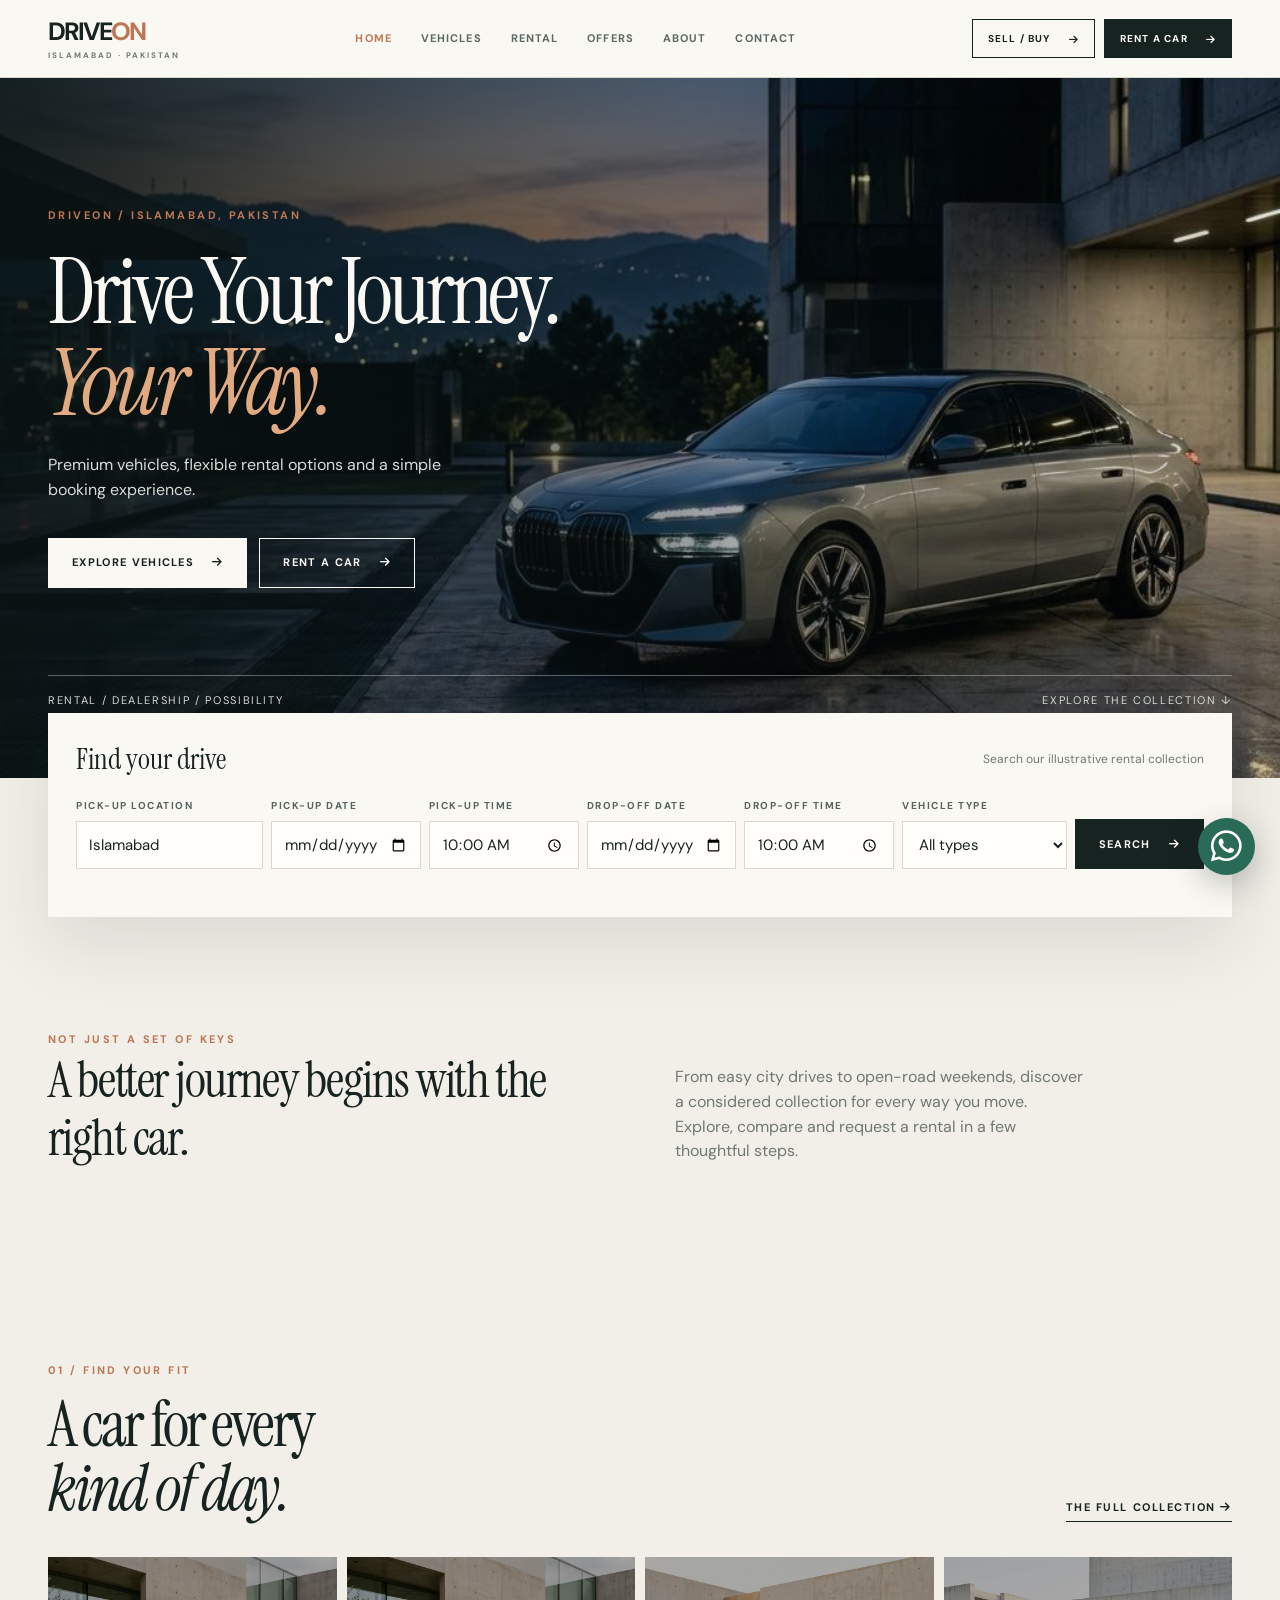
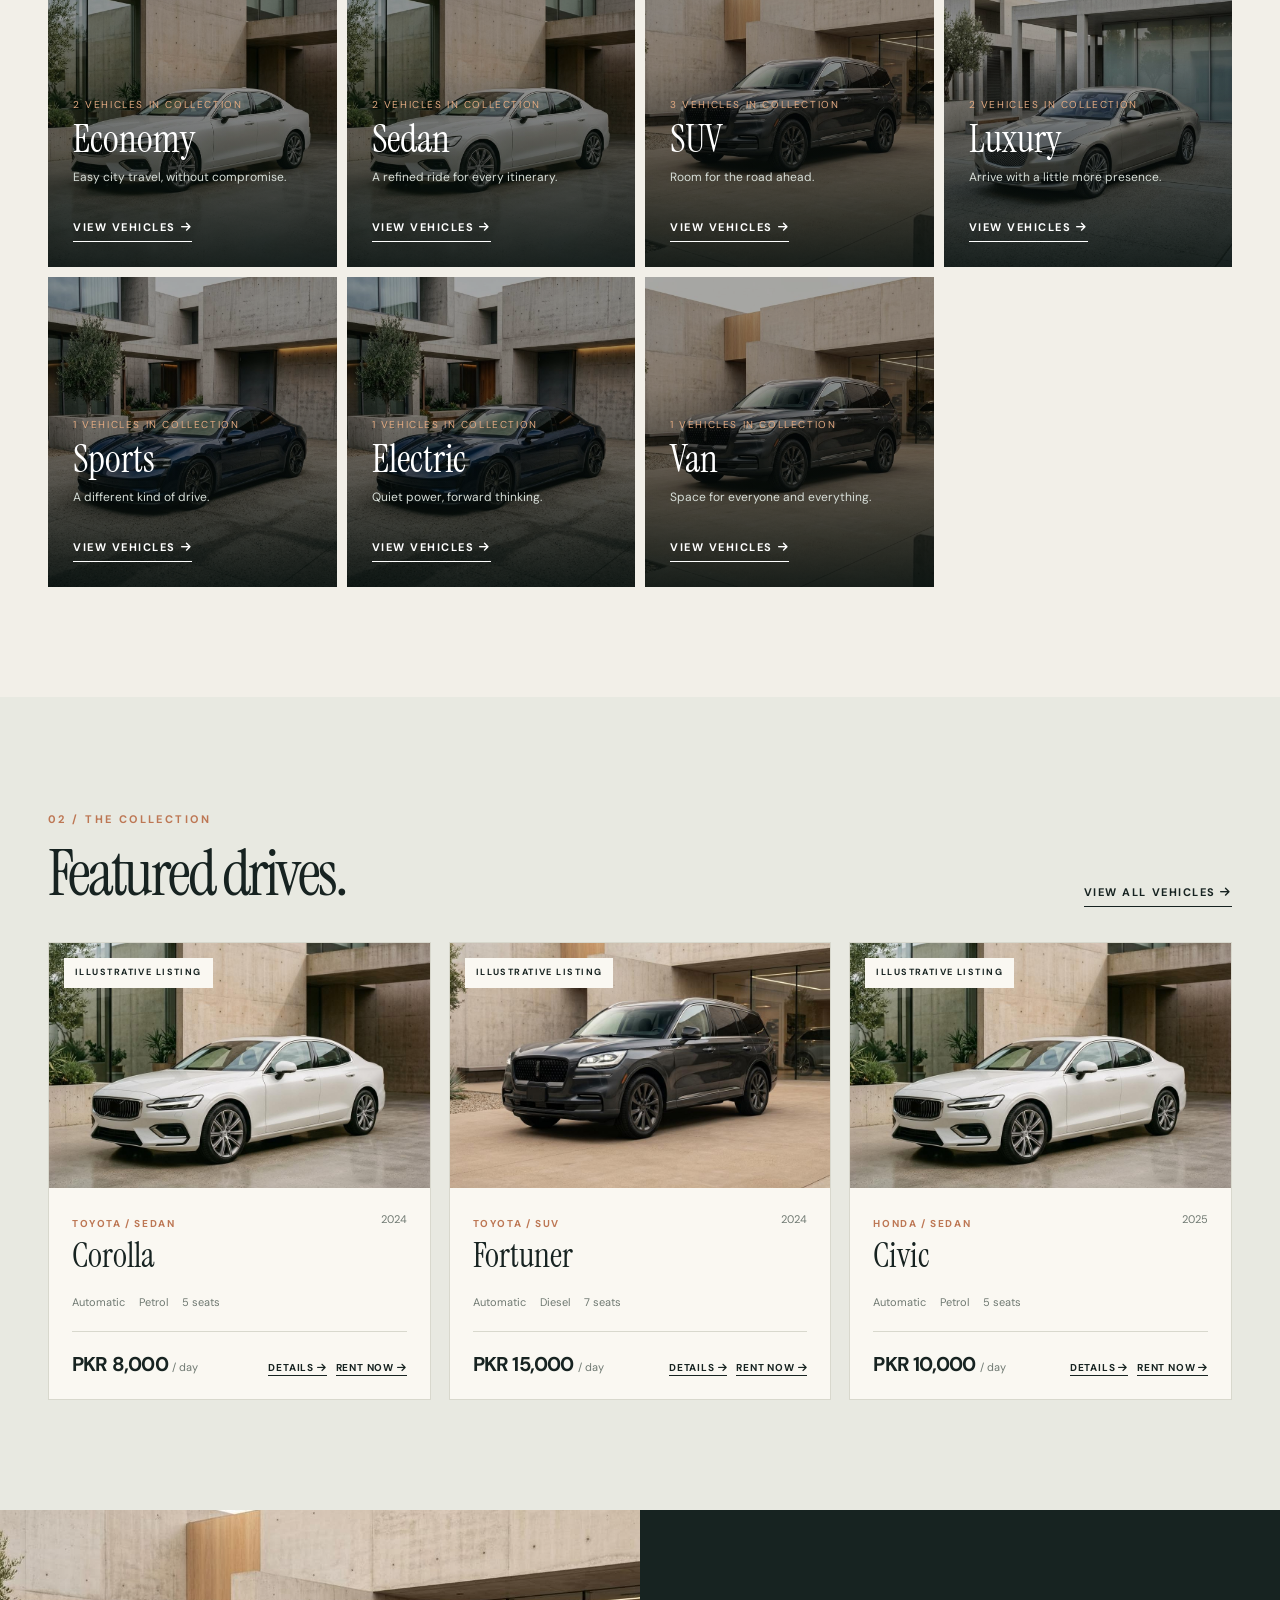
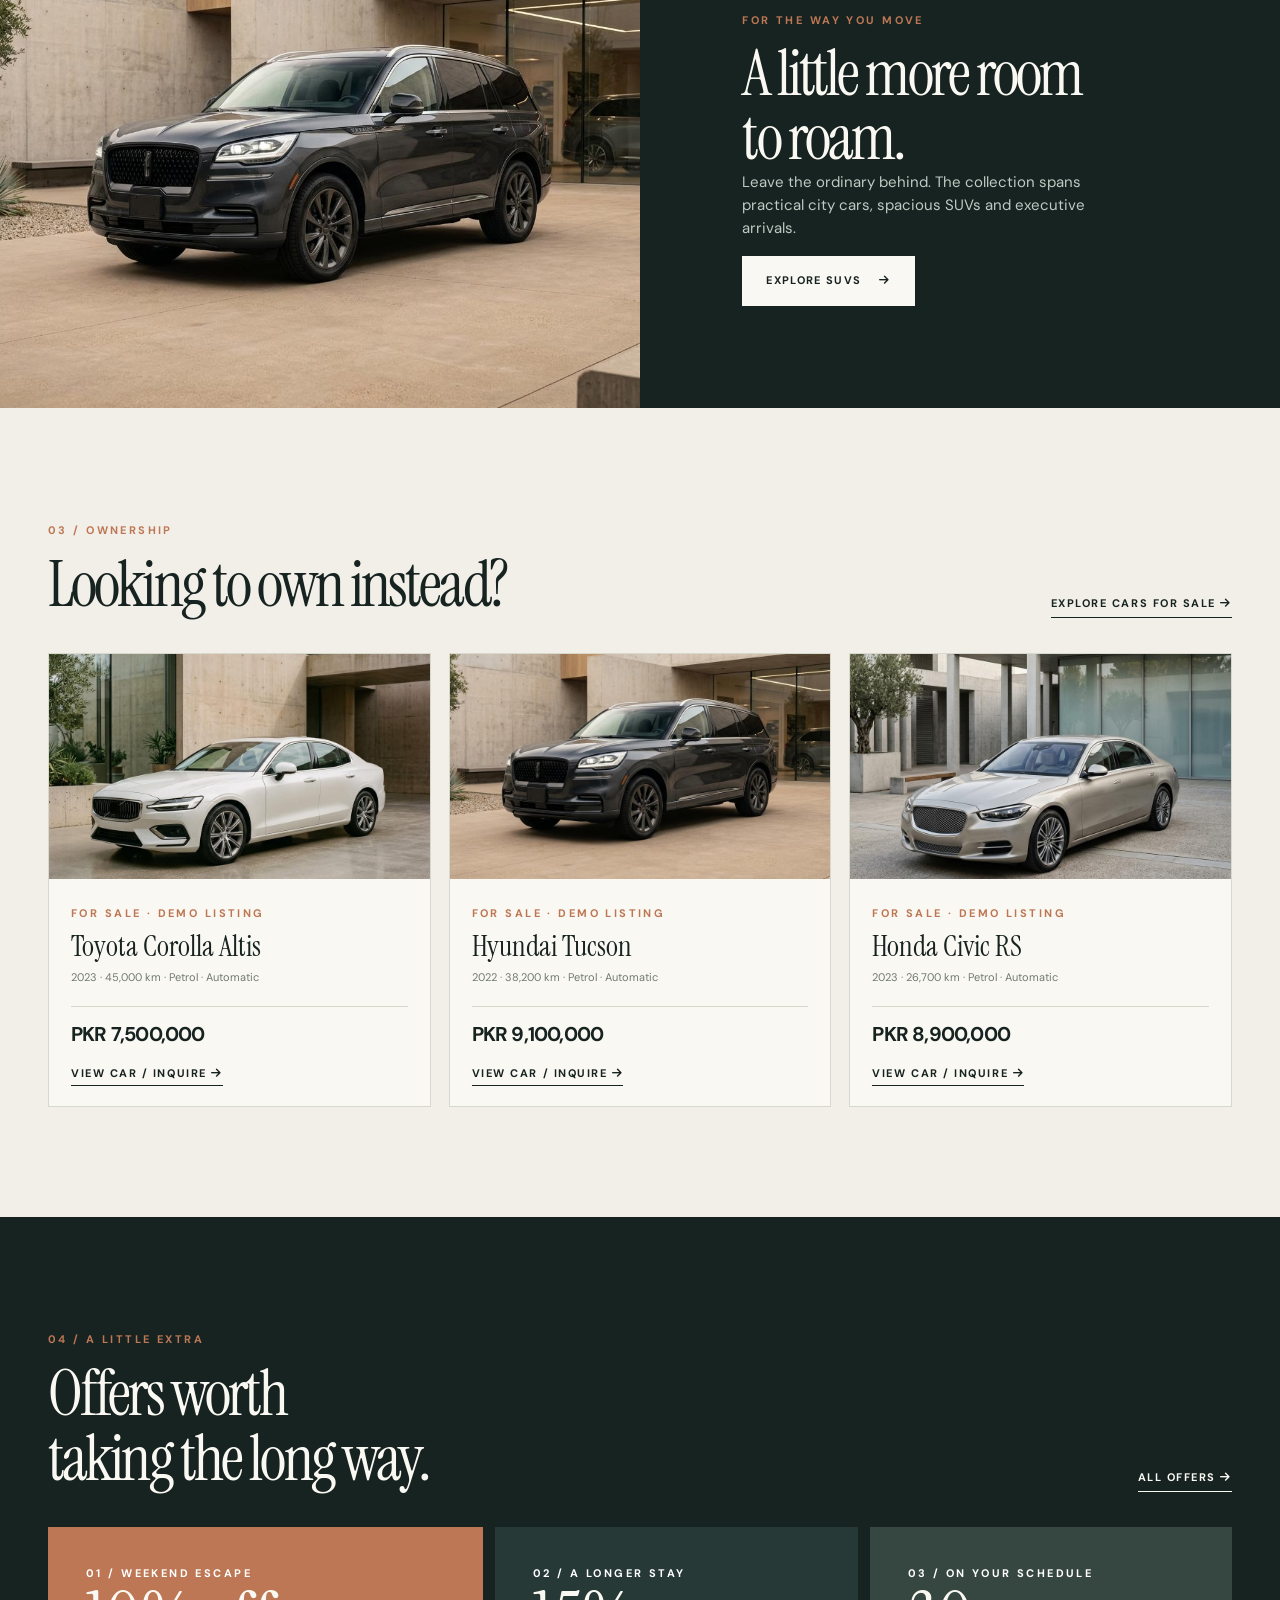
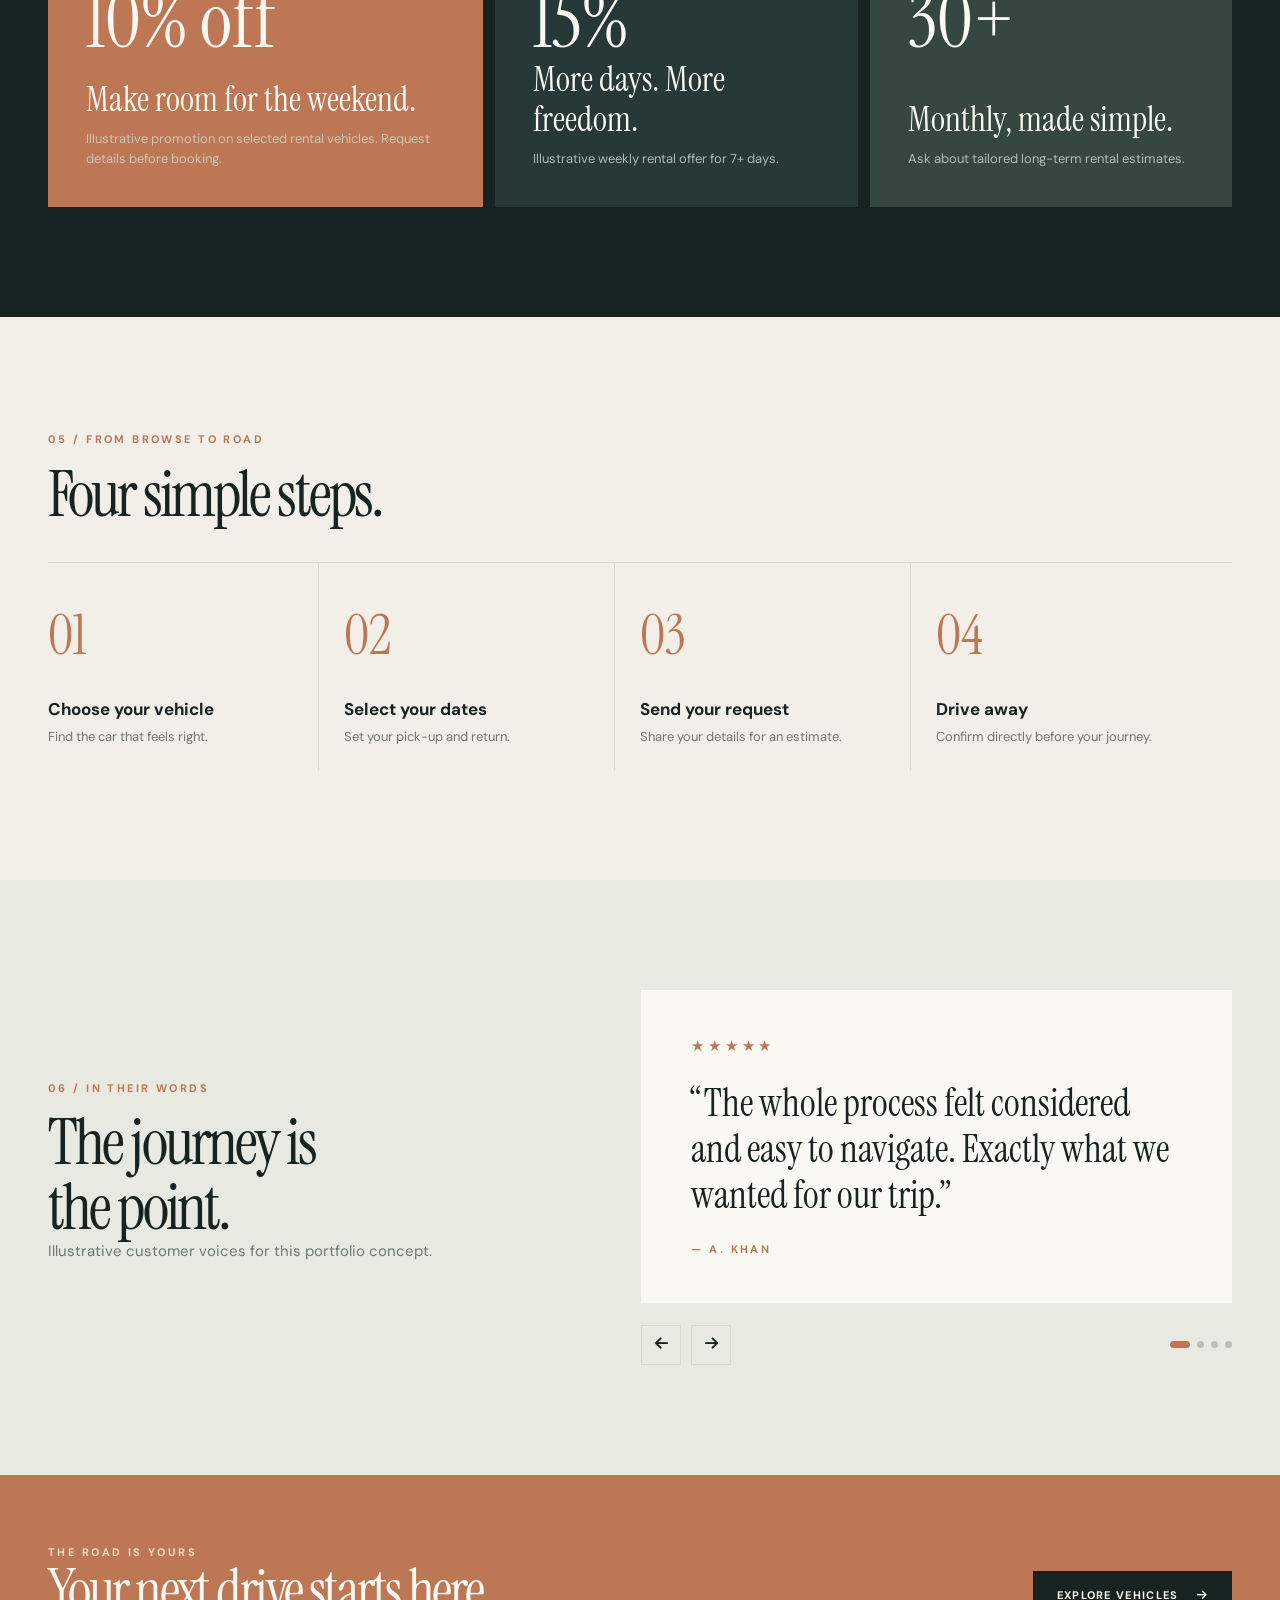
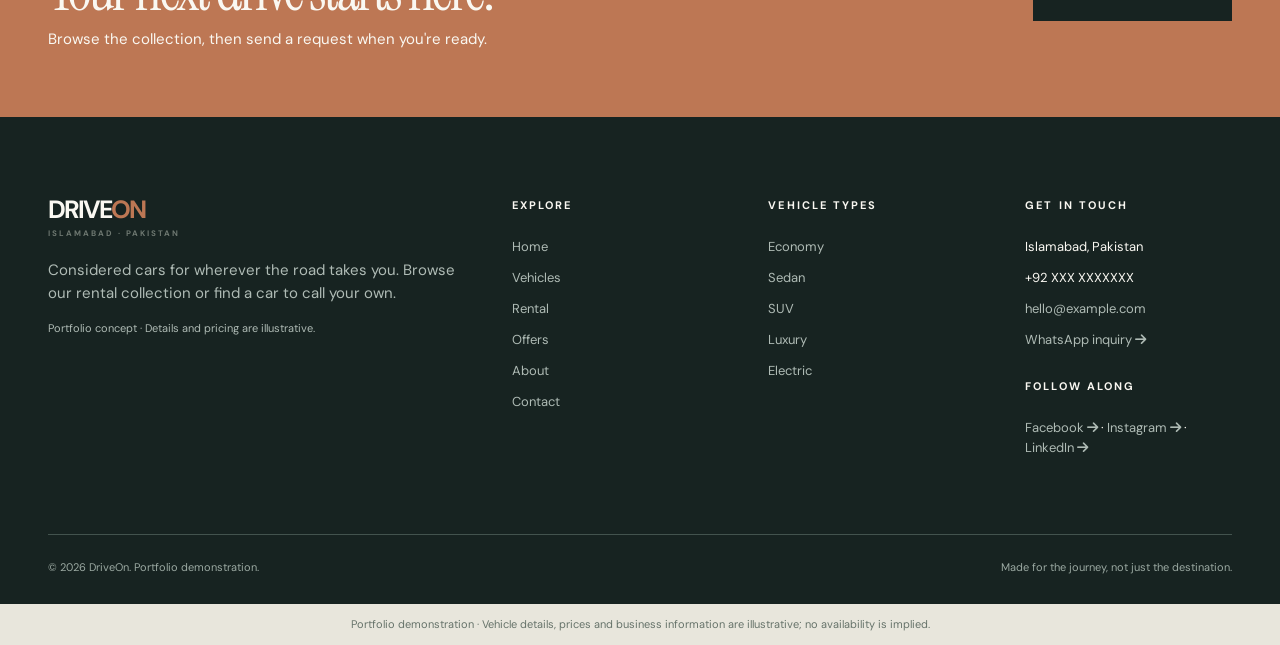
<file: index.html>
<!doctype html>
<html lang="en">

<head>
  <meta charset="utf-8">
  <meta name="viewport" content="width=device-width,initial-scale=1">
  <meta name="theme-color" content="#172321">
  <title>Car Rental in Islamabad | DriveOn</title>
  <meta name="description"
    content="Explore a considered collection of rental vehicles in Islamabad. Compare cars, estimate your rental and send an inquiry with DriveOn.">
  <meta property="og:title" content="DriveOn | Drive Your Journey. Your Way.">
  <meta property="og:description" content="Premium vehicles, flexible rental options and a simple booking experience.">
  <meta property="og:type" content="website">
  <meta property="og:image" content="/assets/hero-DdaWiqiY.jpg">
  <link rel="canonical" href="https://example.com/">
  <link rel="icon" type="image/svg+xml" href="./favicon.svg">

  <link rel="stylesheet" href="https://cdnjs.cloudflare.com/ajax/libs/font-awesome/6.7.2/css/all.min.css">
  <script type="module" crossorigin src="/assets/main.js"></script>


  <link rel="stylesheet" crossorigin href="/assets/styles.css">
</head>

<body data-page="home">
  <div id="header"></div>
  <main>
    <section class="hero">
      <div class="wrap hero-content"><span class="eyebrow">DriveOn / Islamabad, Pakistan</span>
        <h1 class="display">Drive Your Journey.<br><em>Your Way.</em></h1>
        <p>Premium vehicles, flexible rental options and a simple booking experience.</p>
        <div class="hero-actions"><a class="btn btn-light" href="./vehicles.html">Explore vehicles <i class="fa-solid fa-arrow-right"></i></a><a
            class="btn btn-outline" href="./rental.html">Rent a car <i class="fa-solid fa-arrow-right"></i></a></div>
        <div class="hero-meta"><span>Rental / Dealership / Possibility</span><span>Explore the collection ↓</span></div>
      </div>
    </section>
    <div id="page-content"></div>
  </main>
  <div id="footer"></div>
  <div class="note-bar">Portfolio demonstration · Vehicle details, prices and business information are illustrative; no
    availability is implied.</div>
</body>

</html>
</file>
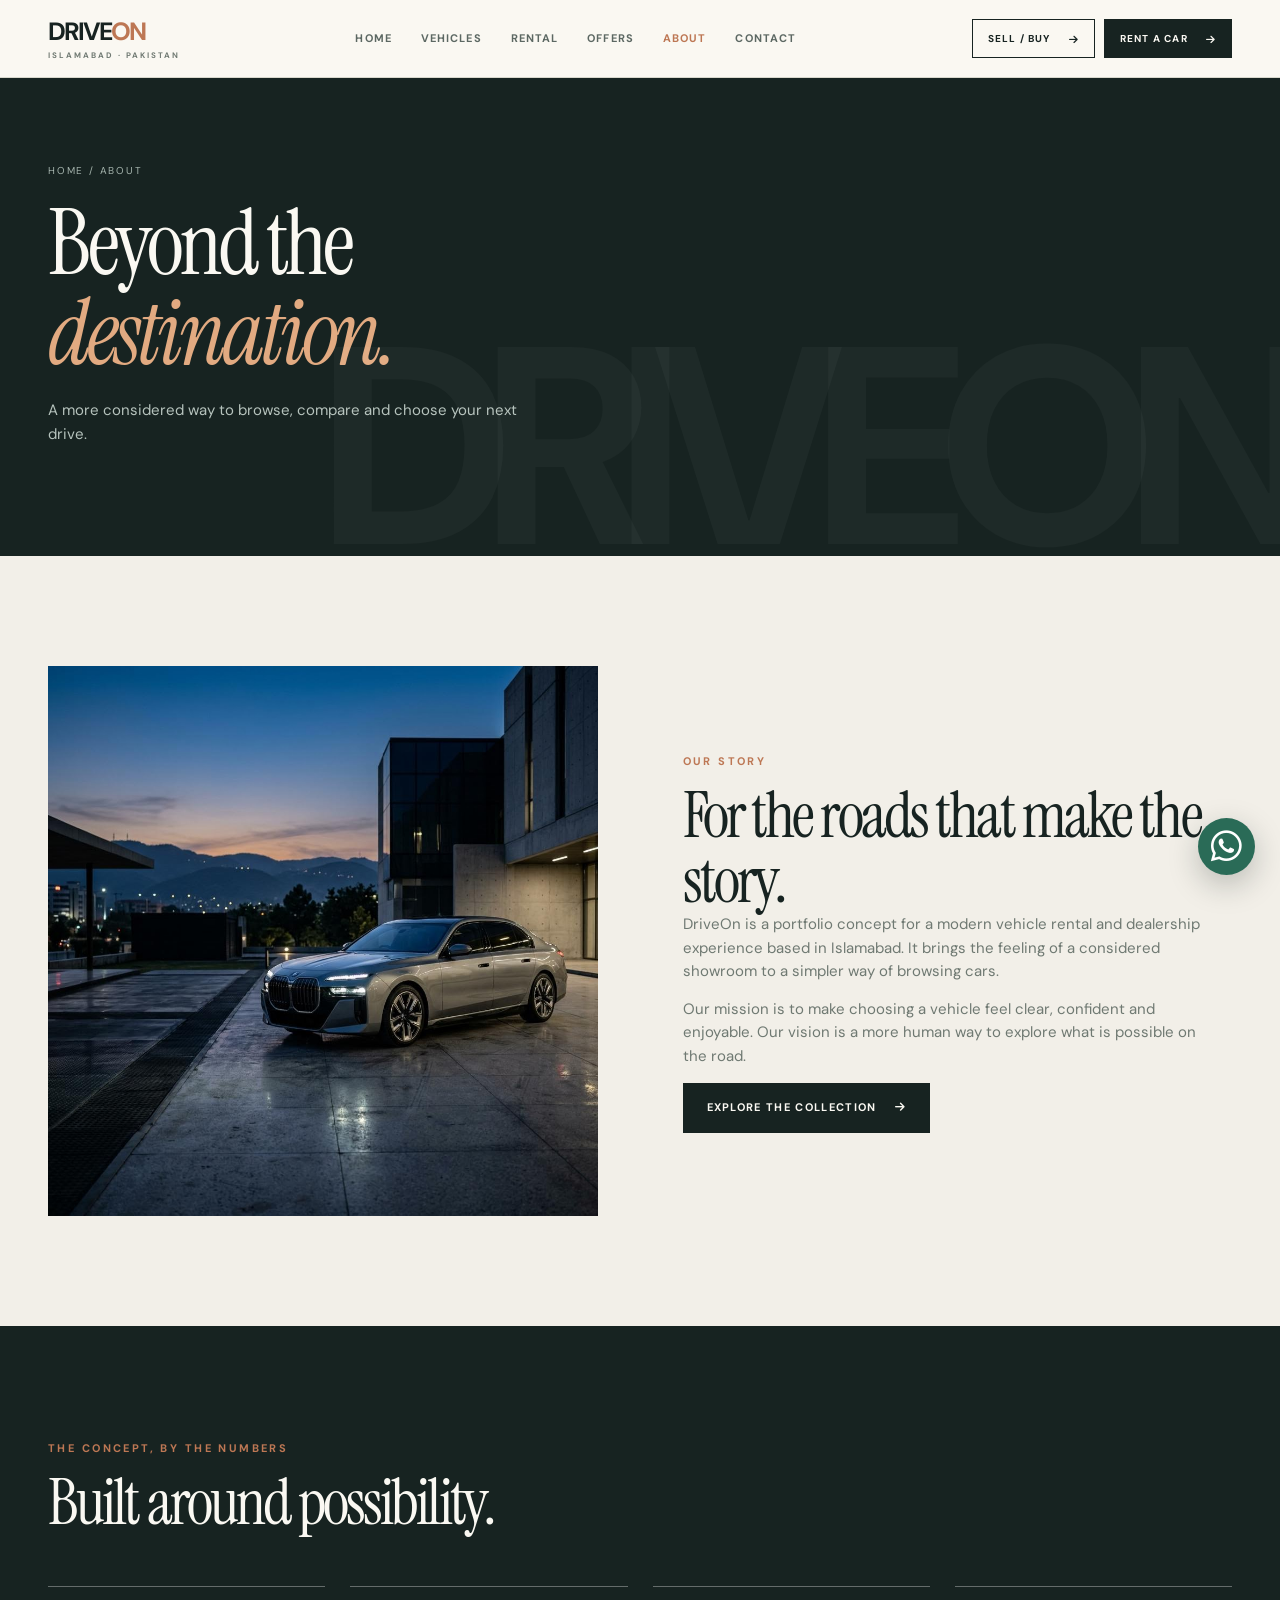
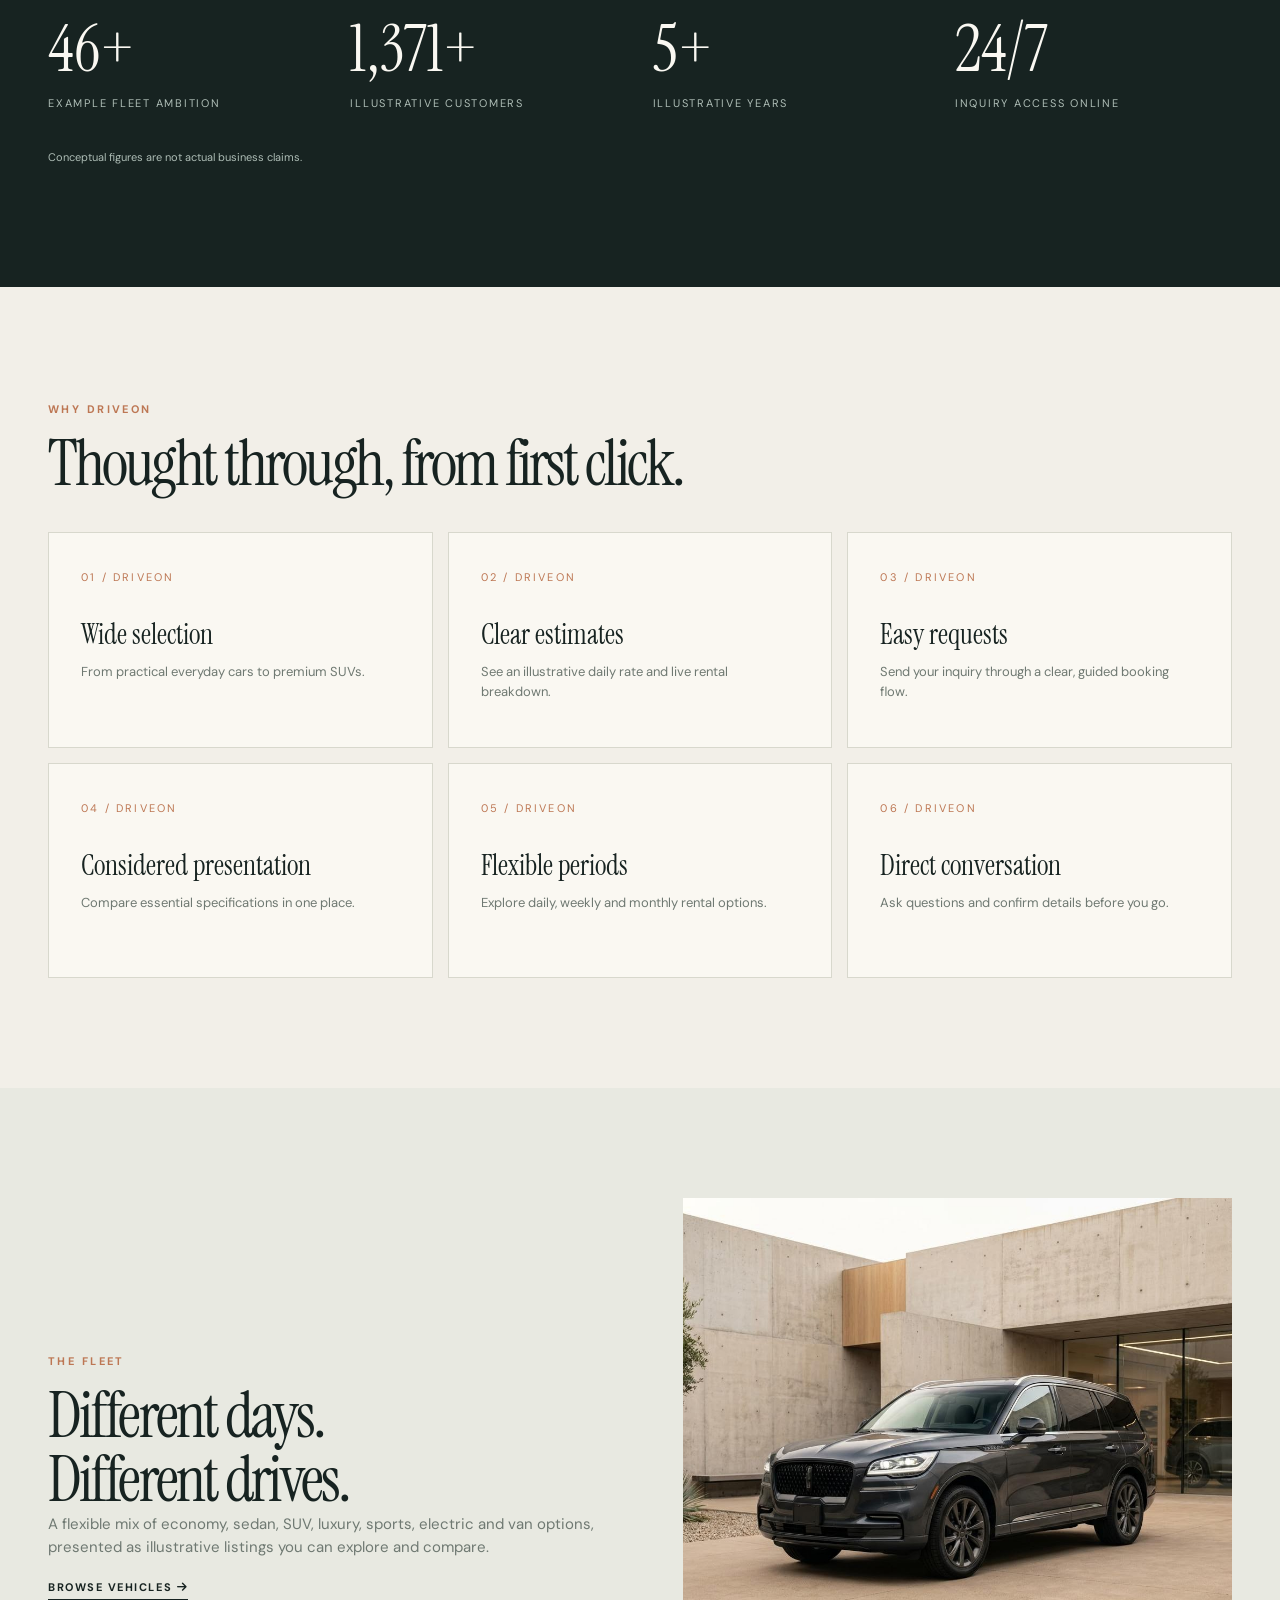
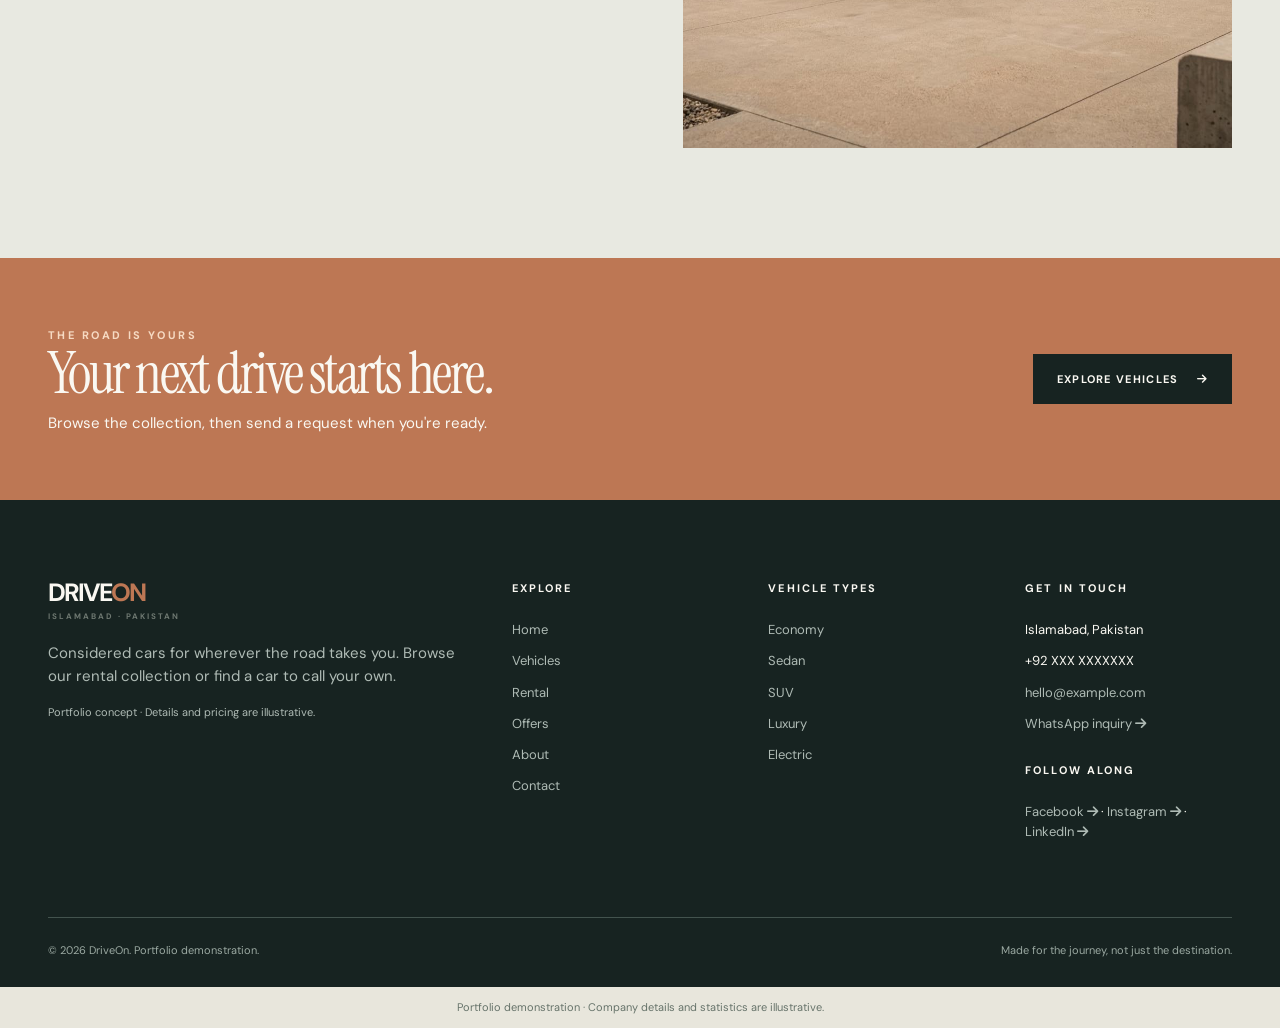
<file: about.html>
<!doctype html>
<html lang="en">

<head>
  <meta charset="utf-8">
  <meta name="viewport" content="width=device-width,initial-scale=1">
  <meta name="theme-color" content="#172321">
  <title>About DriveOn | A Better Way to Explore Cars</title>
  <meta name="description"
    content="Meet the idea behind DriveOn, a portfolio concept for premium rental and dealership browsing in Islamabad, Pakistan.">
  <meta property="og:title" content="About DriveOn">
  <meta property="og:description" content="For the roads that make the story.">
  <meta property="og:type" content="website">
  <meta property="og:image" content="/assets/hero-DdaWiqiY.jpg">
  <link rel="canonical" href="https://example.com/about.html">
  <link rel="icon" type="image/svg+xml" href="./favicon.svg">
  <link rel="stylesheet" href="https://cdnjs.cloudflare.com/ajax/libs/font-awesome/6.7.2/css/all.min.css">
  <script type="module" crossorigin src="/assets/main.js"></script>

  <link rel="stylesheet" crossorigin href="/assets/styles.css">
</head>

<body data-page="about">
  <div id="header"></div>
  <main>
    <section class="page-hero">
      <div class="wrap">
        <div class="crumb"><a href="./index.html">Home</a> / About</div>
        <h1 class="display">Beyond the<br><em>destination.</em></h1>
        <p>A more considered way to browse, compare and choose your next drive.</p>
      </div>
    </section>
    <div id="page-content"></div>
  </main>
  <div id="footer"></div>
  <div class="note-bar">Portfolio demonstration · Company details and statistics are illustrative.</div>
</body>

</html>
</file>
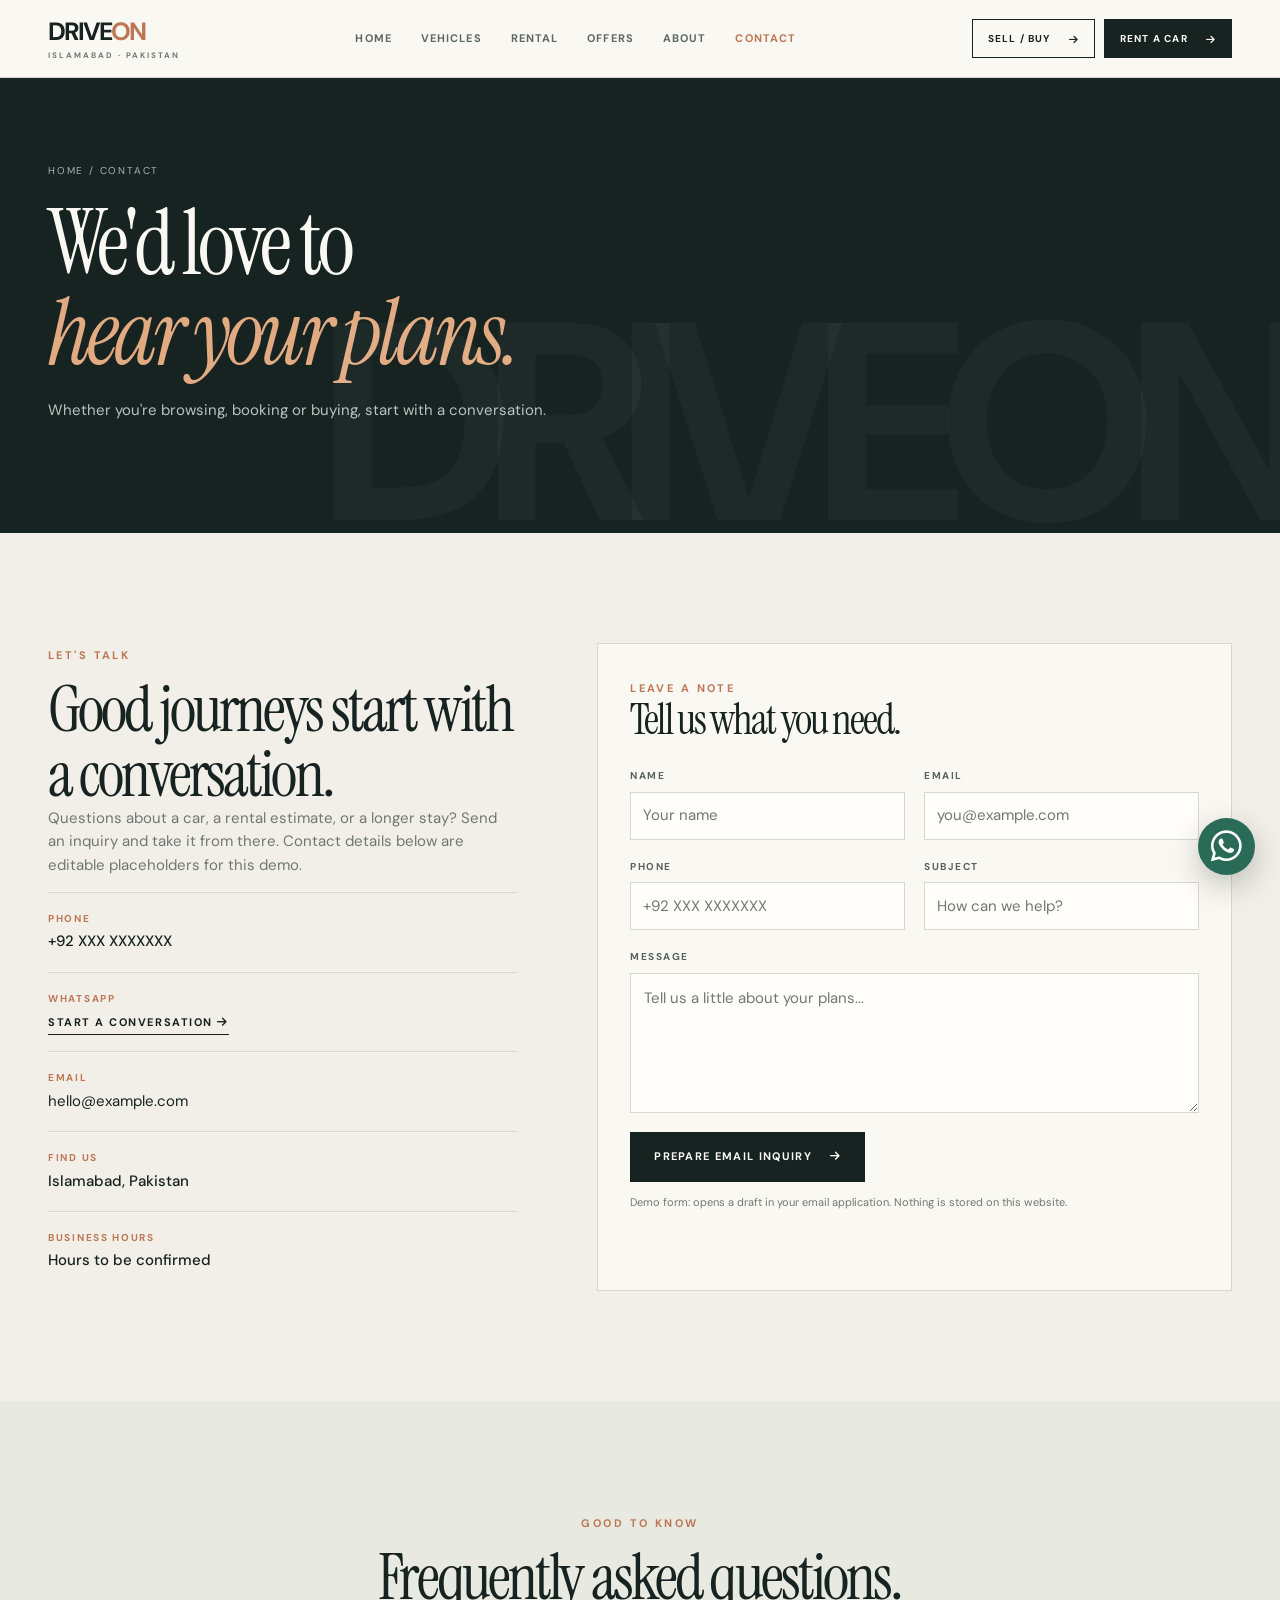
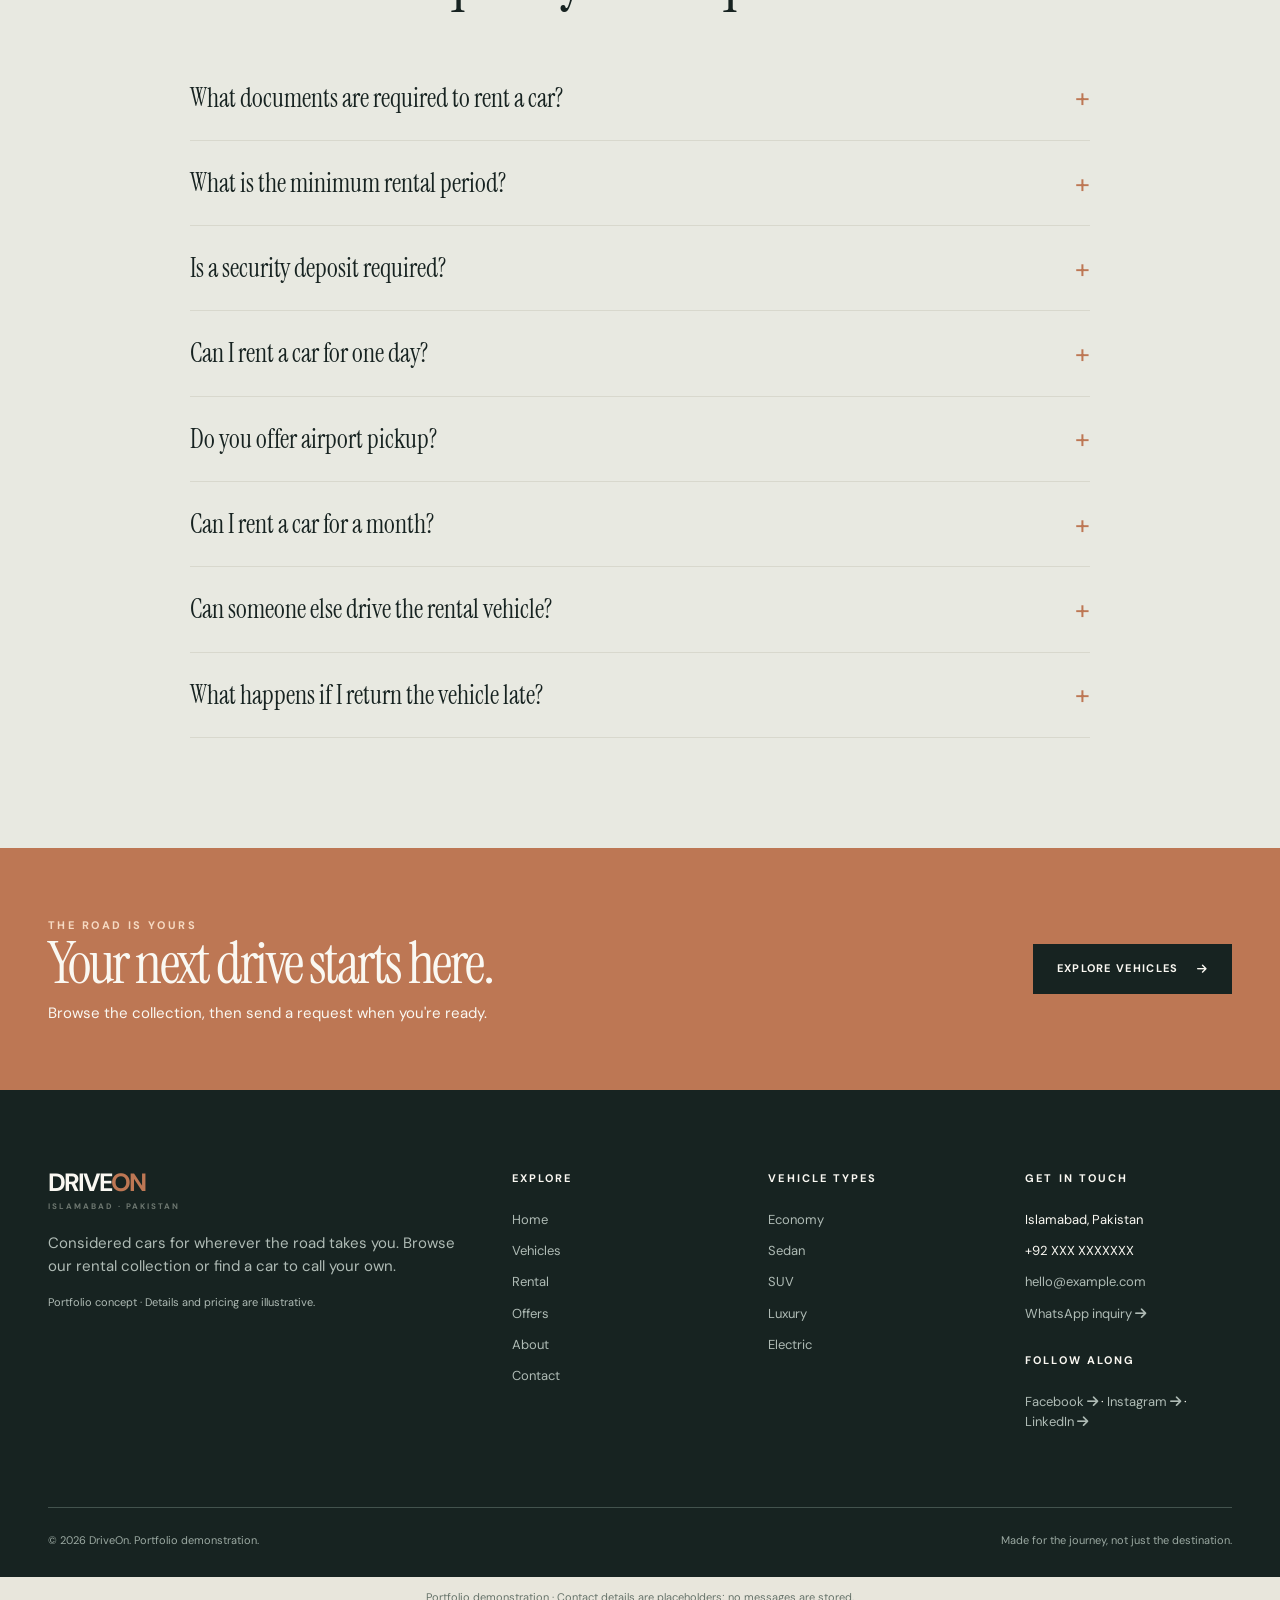
<file: contact.html>
<!doctype html>
<html lang="en">

<head>
  <meta charset="utf-8">
  <meta name="viewport" content="width=device-width,initial-scale=1">
  <meta name="theme-color" content="#172321">
  <title>Contact DriveOn | Rental & Car Inquiries</title>
  <meta name="description"
    content="Get in touch with DriveOn Islamabad about an illustrative rental or vehicle purchase. Prepare an email or WhatsApp inquiry and read the FAQs.">
  <meta property="og:title" content="Contact DriveOn">
  <meta property="og:description" content="Good journeys start with a conversation.">
  <meta property="og:type" content="website">
  <meta property="og:image" content="/assets/hero-DdaWiqiY.jpg">
  <link rel="canonical" href="https://example.com/contact.html">
  <link rel="icon" type="image/svg+xml" href="./favicon.svg">
  <link rel="stylesheet" href="https://cdnjs.cloudflare.com/ajax/libs/font-awesome/6.7.2/css/all.min.css">
  <script type="module" crossorigin src="/assets/main.js"></script>

  <link rel="stylesheet" crossorigin href="/assets/styles.css">
</head>

<body data-page="contact">
  <div id="header"></div>
  <main>
    <section class="page-hero">
      <div class="wrap">
        <div class="crumb"><a href="./index.html">Home</a> / Contact</div>
        <h1 class="display">We'd love to<br><em>hear your plans.</em></h1>
        <p>Whether you're browsing, booking or buying, start with a conversation.</p>
      </div>
    </section>
    <div id="page-content"></div>
  </main>
  <div id="footer"></div>
  <div class="note-bar">Portfolio demonstration · Contact details are placeholders; no messages are stored.</div>
</body>

</html>
</file>
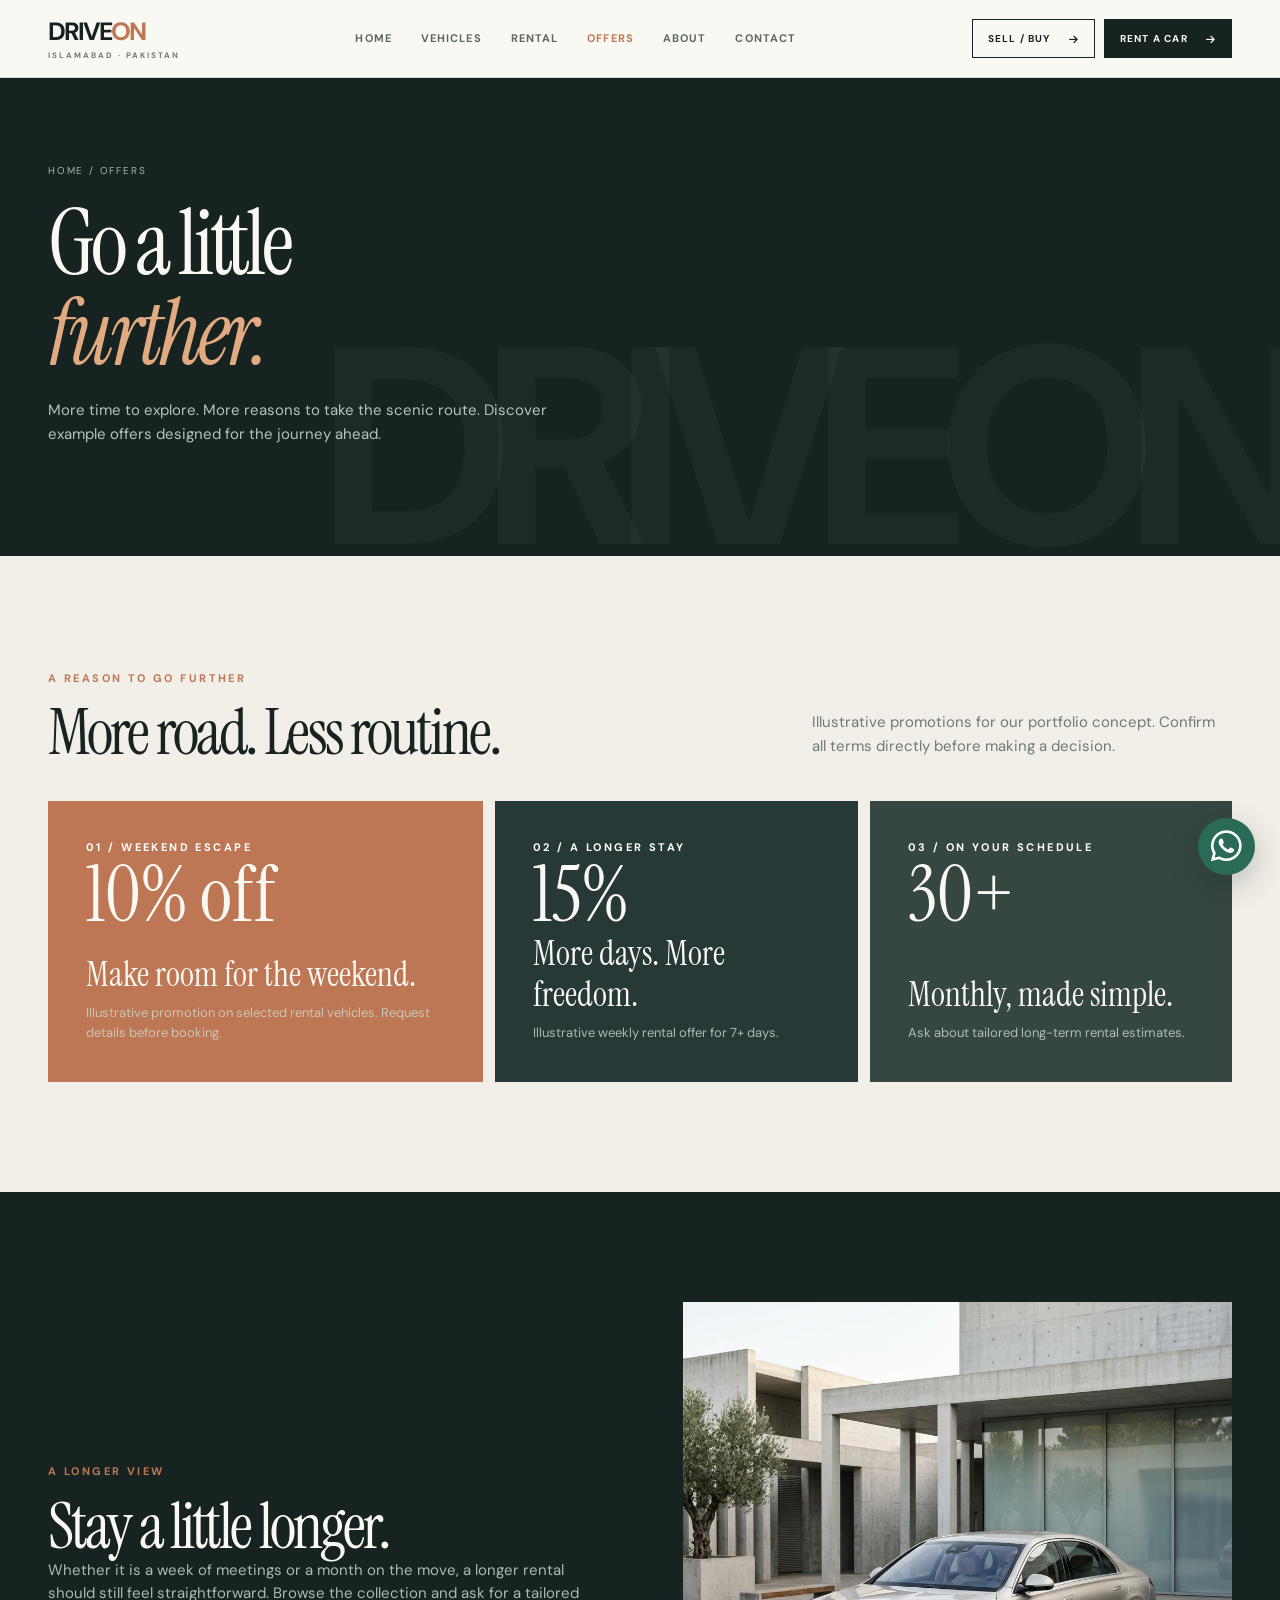
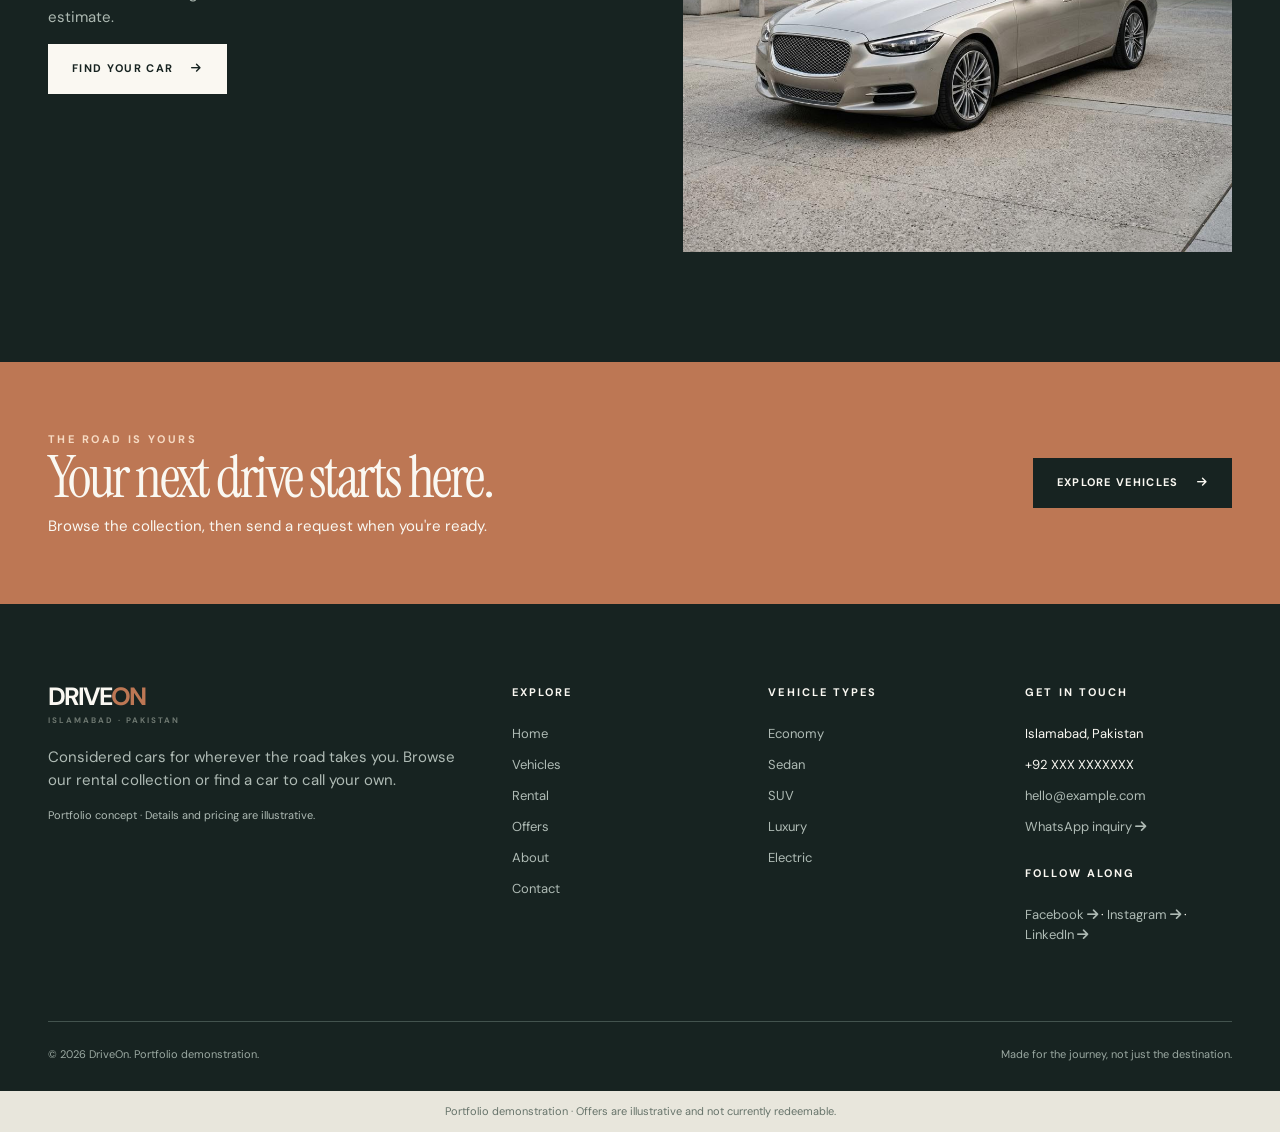
<file: offers.html>
<!doctype html>
<html lang="en">

<head>
  <meta charset="utf-8">
  <meta name="viewport" content="width=device-width,initial-scale=1">
  <meta name="theme-color" content="#172321">
  <title>Rental Offers & Longer Stays | DriveOn</title>
  <meta name="description"
    content="Explore illustrative weekend, weekly and monthly rental promotions with DriveOn Islamabad. Ask for current terms before booking.">
  <meta property="og:title" content="Rental Offers | DriveOn">
  <meta property="og:description" content="A good reason to take the long way.">
  <meta property="og:type" content="website">
  <meta property="og:image" content="/assets/luxury-5d3V8Fa_.jpg">
  <link rel="canonical" href="https://example.com/offers.html">
  <link rel="icon" type="image/svg+xml" href="./favicon.svg">
  <link rel="stylesheet" href="https://cdnjs.cloudflare.com/ajax/libs/font-awesome/6.7.2/css/all.min.css">
  <script type="module" crossorigin src="/assets/main.js"></script>

  <link rel="stylesheet" crossorigin href="/assets/styles.css">
</head>

<body data-page="offers">
  <div id="header"></div>
  <main>
    <section class="page-hero">
      <div class="wrap">
        <div class="crumb"><a href="./index.html">Home</a> / Offers</div>
        <h1 class="display">Go a little<br><em>further.</em></h1>
        <p>More time to explore. More reasons to take the scenic route. Discover example offers designed for the journey
          ahead.</p>
      </div>
    </section>
    <div id="page-content"></div>
  </main>
  <div id="footer"></div>
  <div class="note-bar">Portfolio demonstration · Offers are illustrative and not currently redeemable.</div>
</body>

</html>
</file>
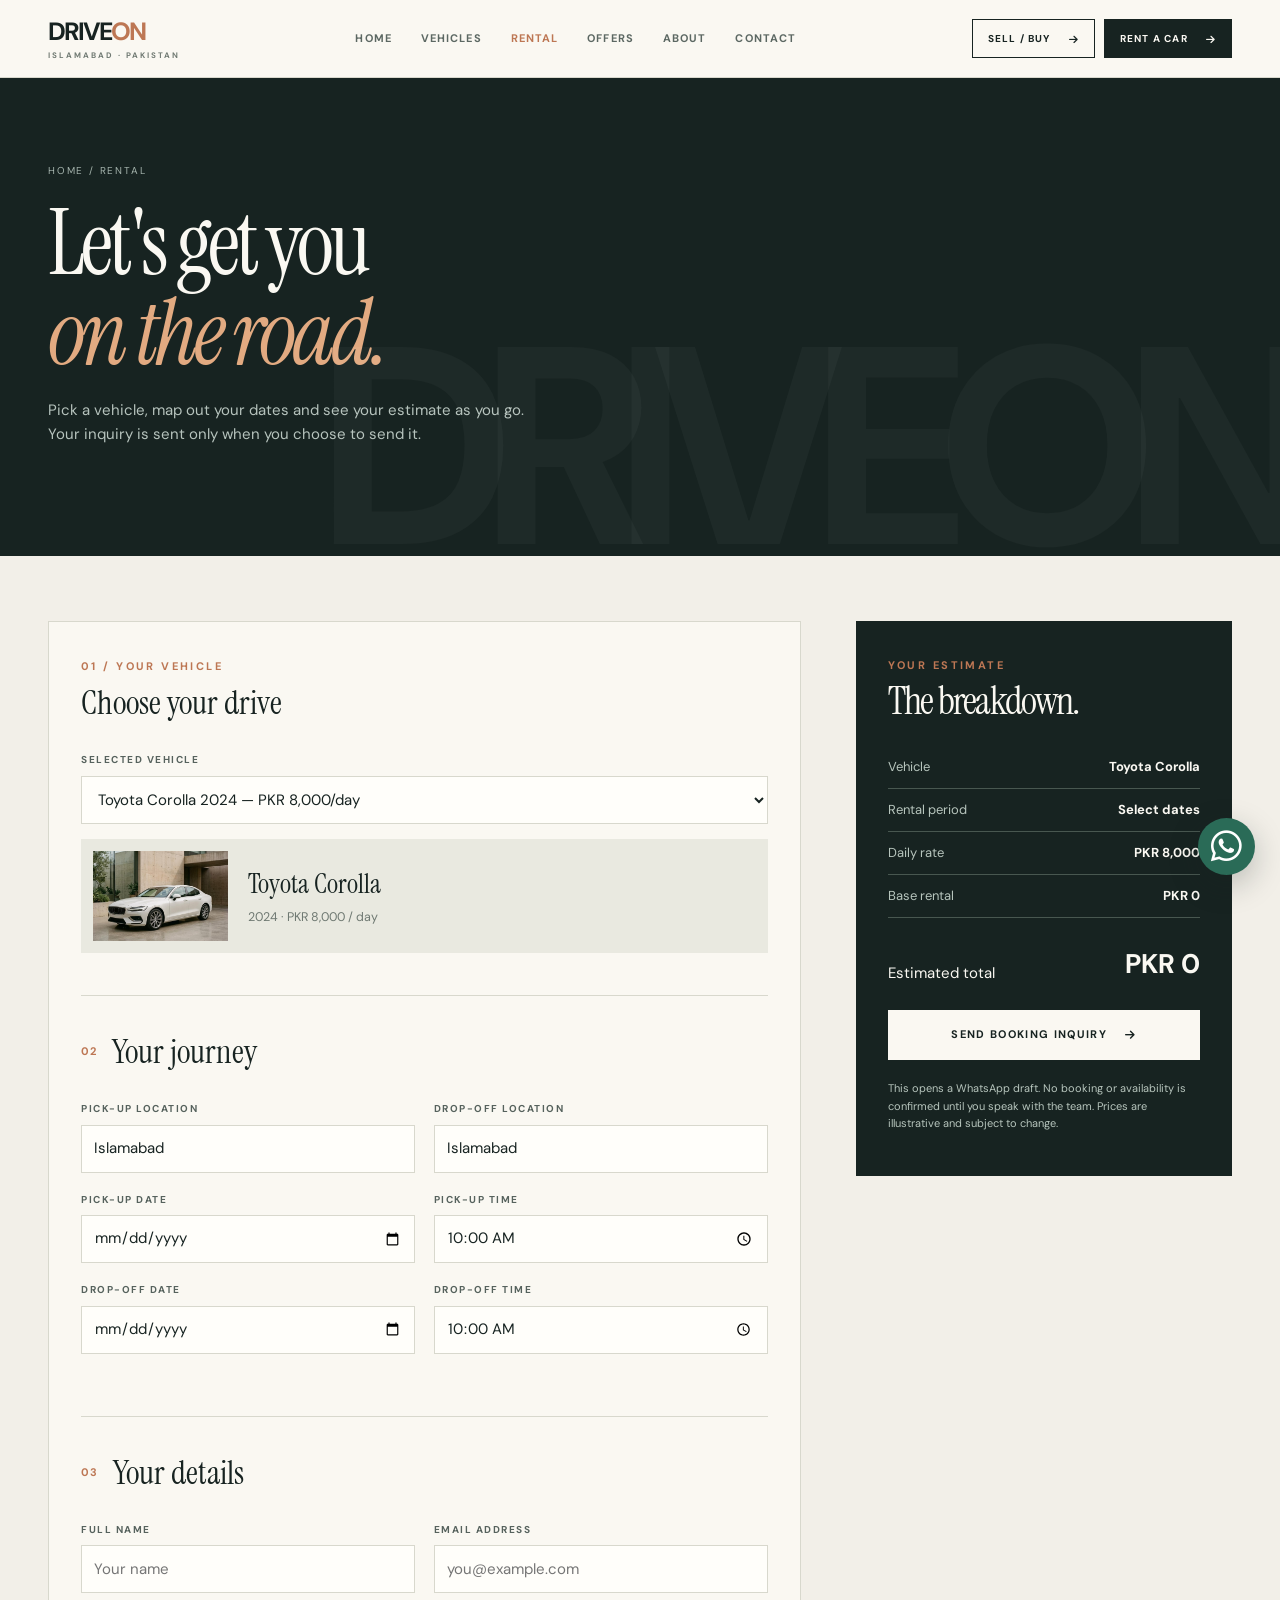
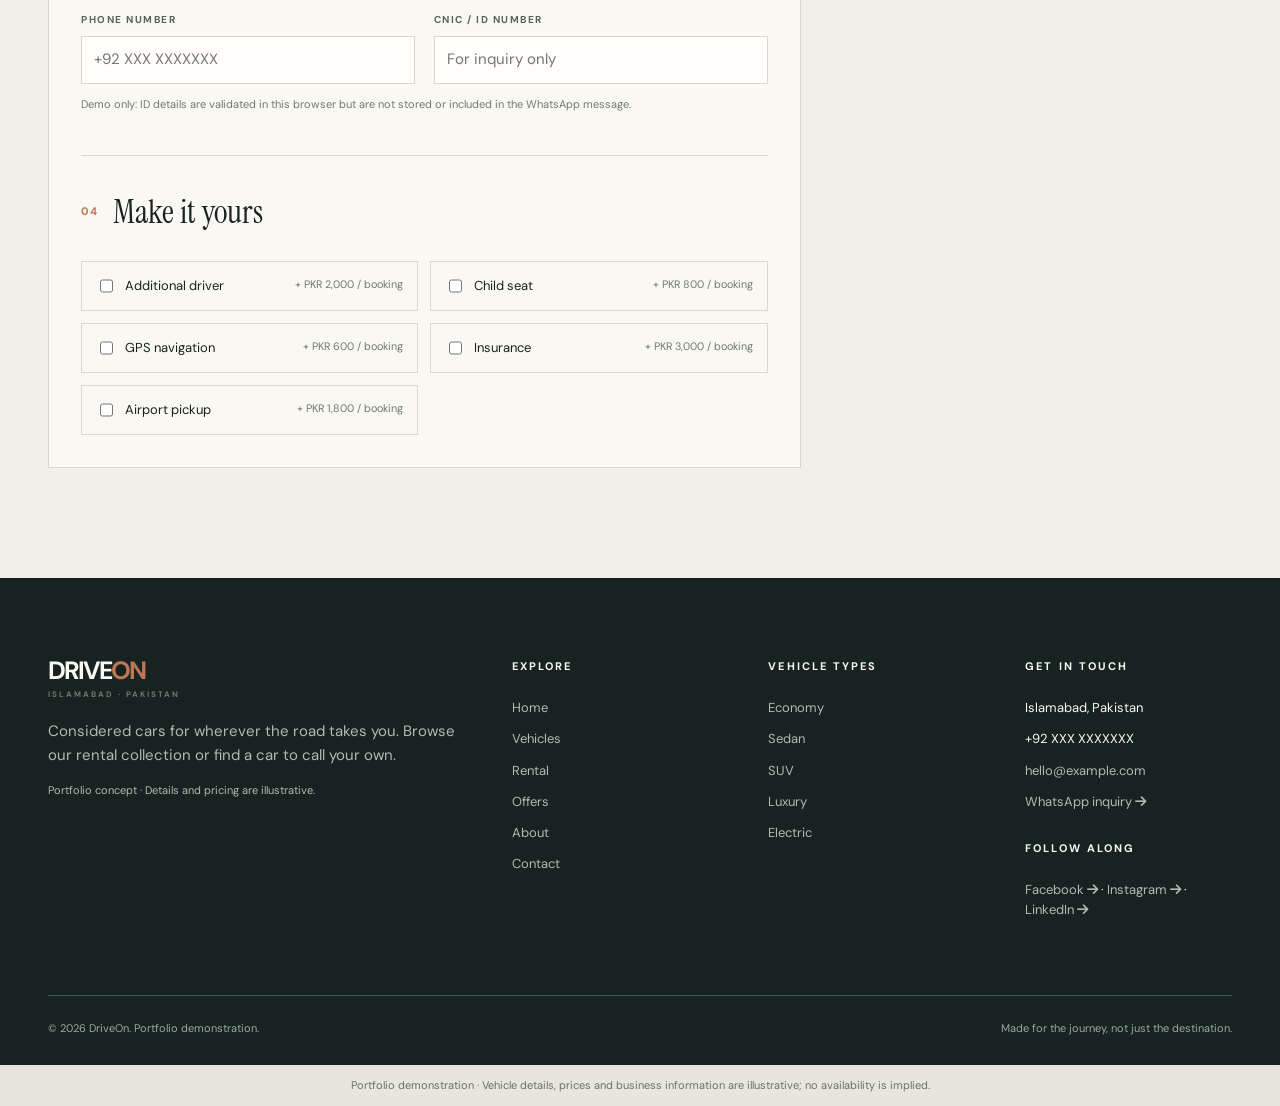
<file: rental.html>
<!doctype html>
<html lang="en">

<head>
  <meta charset="utf-8">
  <meta name="viewport" content="width=device-width,initial-scale=1">
  <meta name="theme-color" content="#172321">
  <title>Request a Car Rental | DriveOn Islamabad</title>
  <meta name="description"
    content="Choose your car and dates, see a live estimated rental price and prepare a WhatsApp inquiry. DriveOn's rental request is a frontend demo.">
  <meta property="og:title" content="Rental Request | DriveOn">
  <meta property="og:description" content="Your next journey starts with a clear rental estimate.">
  <meta property="og:type" content="website">
  <meta property="og:image" content="/assets/sedan-BJcWeNM4.jpg">
  <link rel="canonical" href="https://example.com/rental.html">
  <link rel="icon" type="image/svg+xml" href="./favicon.svg">
  <link rel="stylesheet" href="https://cdnjs.cloudflare.com/ajax/libs/font-awesome/6.7.2/css/all.min.css">
  <script type="module" crossorigin src="/assets/main.js"></script>

  <link rel="stylesheet" crossorigin href="/assets/styles.css">
</head>

<body data-page="rental">
  <div id="header"></div>
  <main>
    <section class="page-hero">
      <div class="wrap">
        <div class="crumb"><a href="./index.html">Home</a> / Rental</div>
        <h1 class="display">Let's get you<br><em>on the road.</em></h1>
        <p>Pick a vehicle, map out your dates and see your estimate as you go. Your inquiry is sent only when you choose
          to send it.</p>
      </div>
    </section>
    <div id="page-content"></div>
  </main>
  <div id="footer"></div>
  <div class="note-bar">Portfolio demonstration · Vehicle details, prices and business information are illustrative; no
    availability is implied.</div>
</body>

</html>
</file>
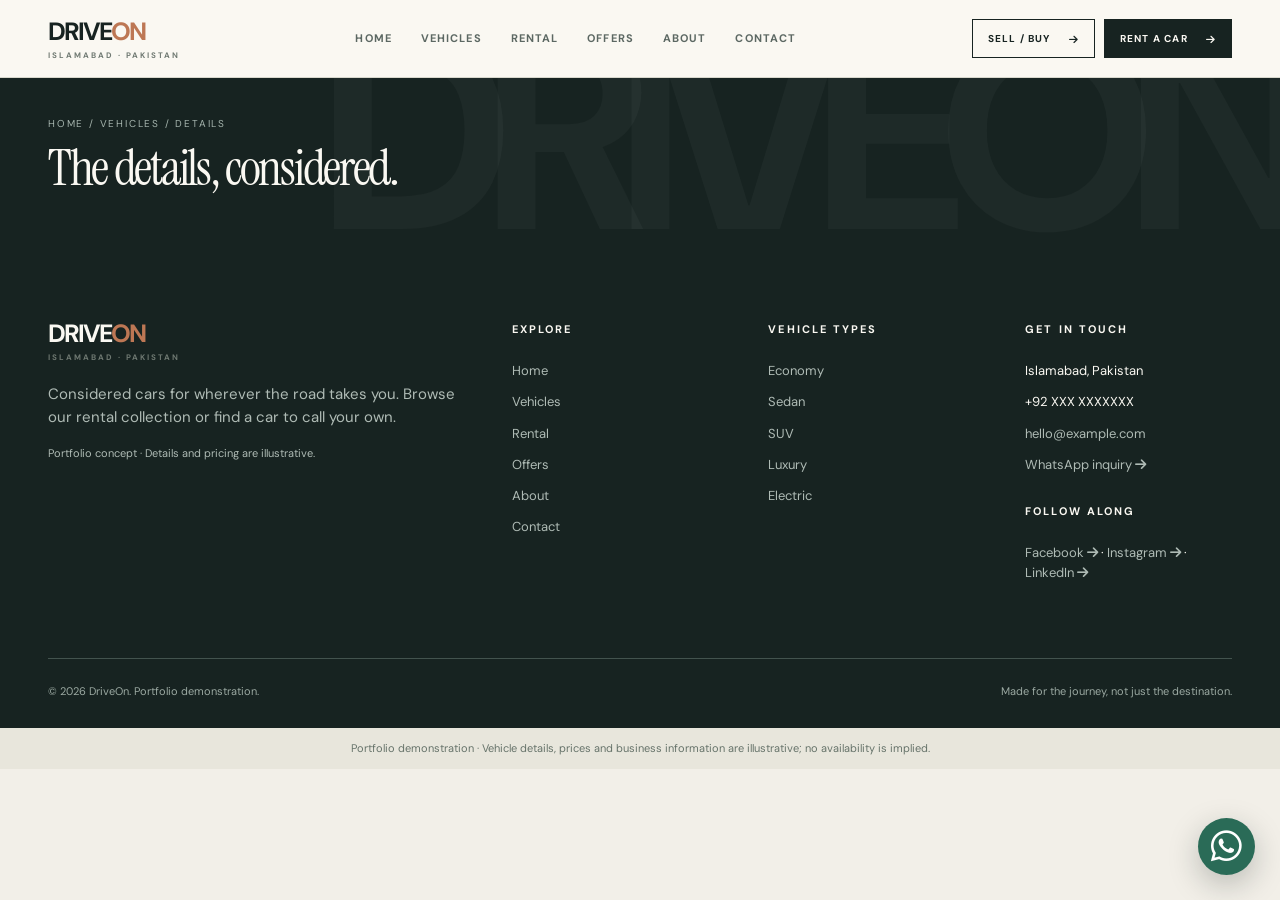
<file: vehicle-detail.html>
<!doctype html>
<html lang="en">

<head>
  <meta charset="utf-8">
  <meta name="viewport" content="width=device-width,initial-scale=1">
  <meta name="theme-color" content="#172321">
  <title>Vehicle Details & Rental Rates | DriveOn</title>
  <meta name="description"
    content="Explore vehicle specifications, illustrative rental rates, gallery photos and booking options at DriveOn Islamabad.">
  <meta property="og:title" content="Vehicle Details | DriveOn">
  <meta property="og:description" content="Every detail for your next drive.">
  <meta property="og:type" content="website">
  <meta property="og:image" content="/assets/sedan-BJcWeNM4.jpg">
  <link rel="canonical" href="https://example.com/vehicle-detail.html">
  <link rel="icon" type="image/svg+xml" href="./favicon.svg">
  <link rel="stylesheet" href="https://cdnjs.cloudflare.com/ajax/libs/font-awesome/6.7.2/css/all.min.css">
  <script type="module" crossorigin src="/assets/main.js"></script>

  <link rel="stylesheet" crossorigin href="/assets/styles.css">
</head>

<body data-page="detail">
  <div id="header"></div>
  <main>
    <section class="page-hero" style="padding:38px 0">
      <div class="wrap">
        <div class="crumb"><a href="./index.html">Home</a> / <a href="./vehicles.html">Vehicles</a> / Details</div>
        <h1 class="display" style="font-size:clamp(34px,4vw,56px);margin:10px 0">The details, considered.</h1>
      </div>
    </section>
    <div id="page-content"></div>
  </main>
  <div id="footer"></div>
  <div class="note-bar">Portfolio demonstration · Vehicle details, prices and business information are illustrative; no
    availability is implied.</div>
</body>

</html>
</file>
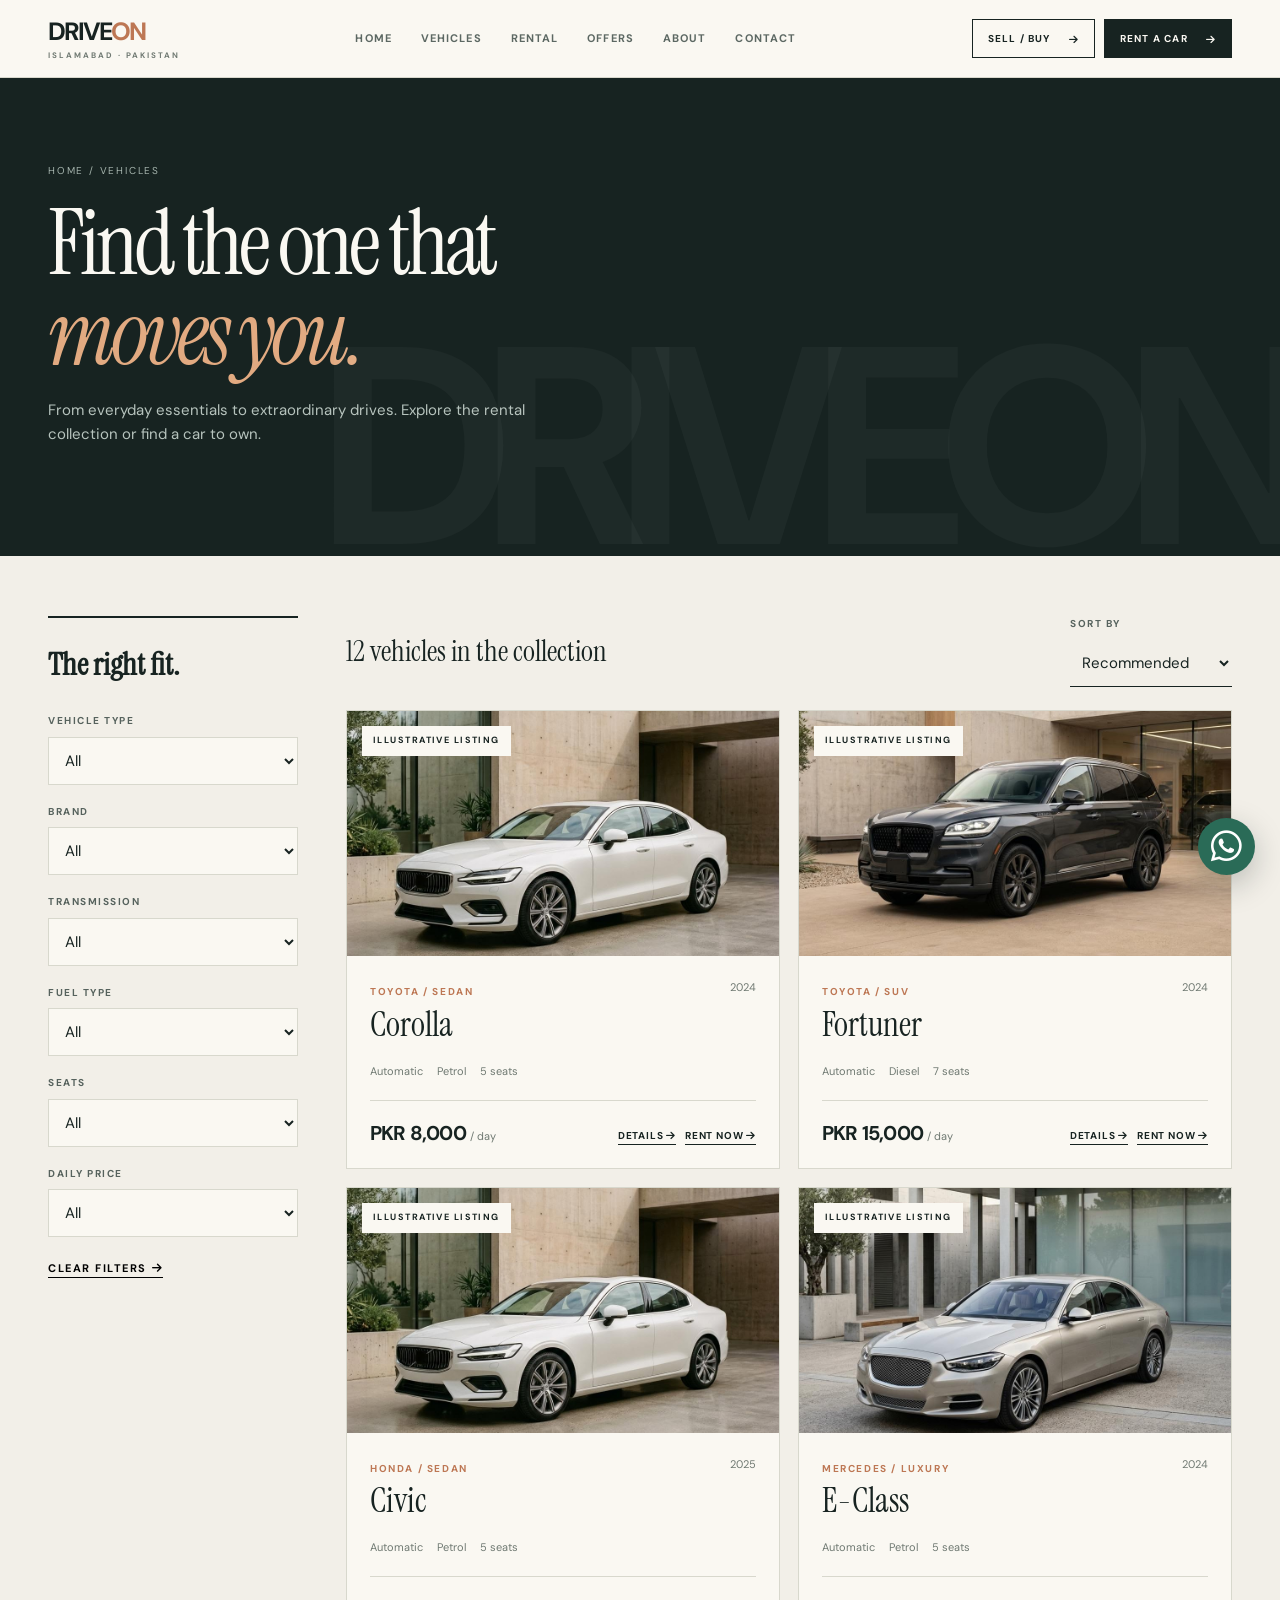
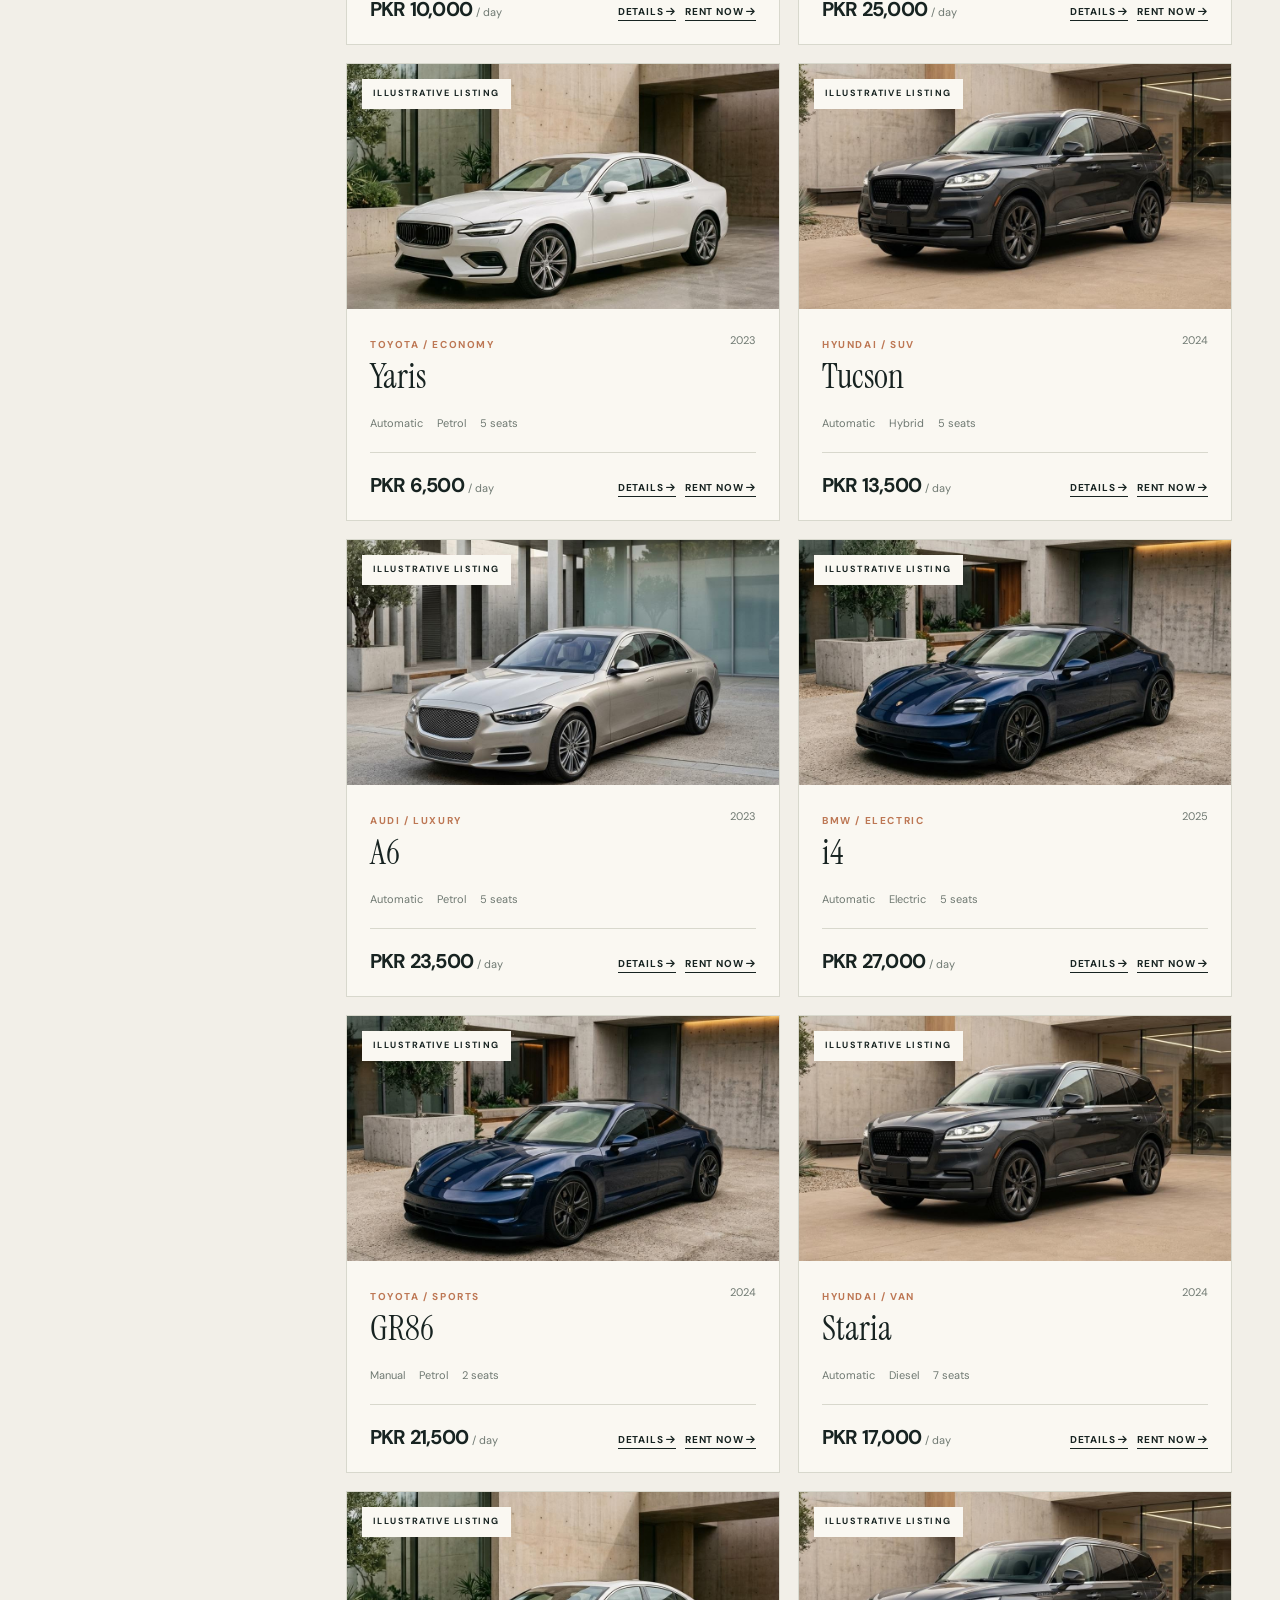
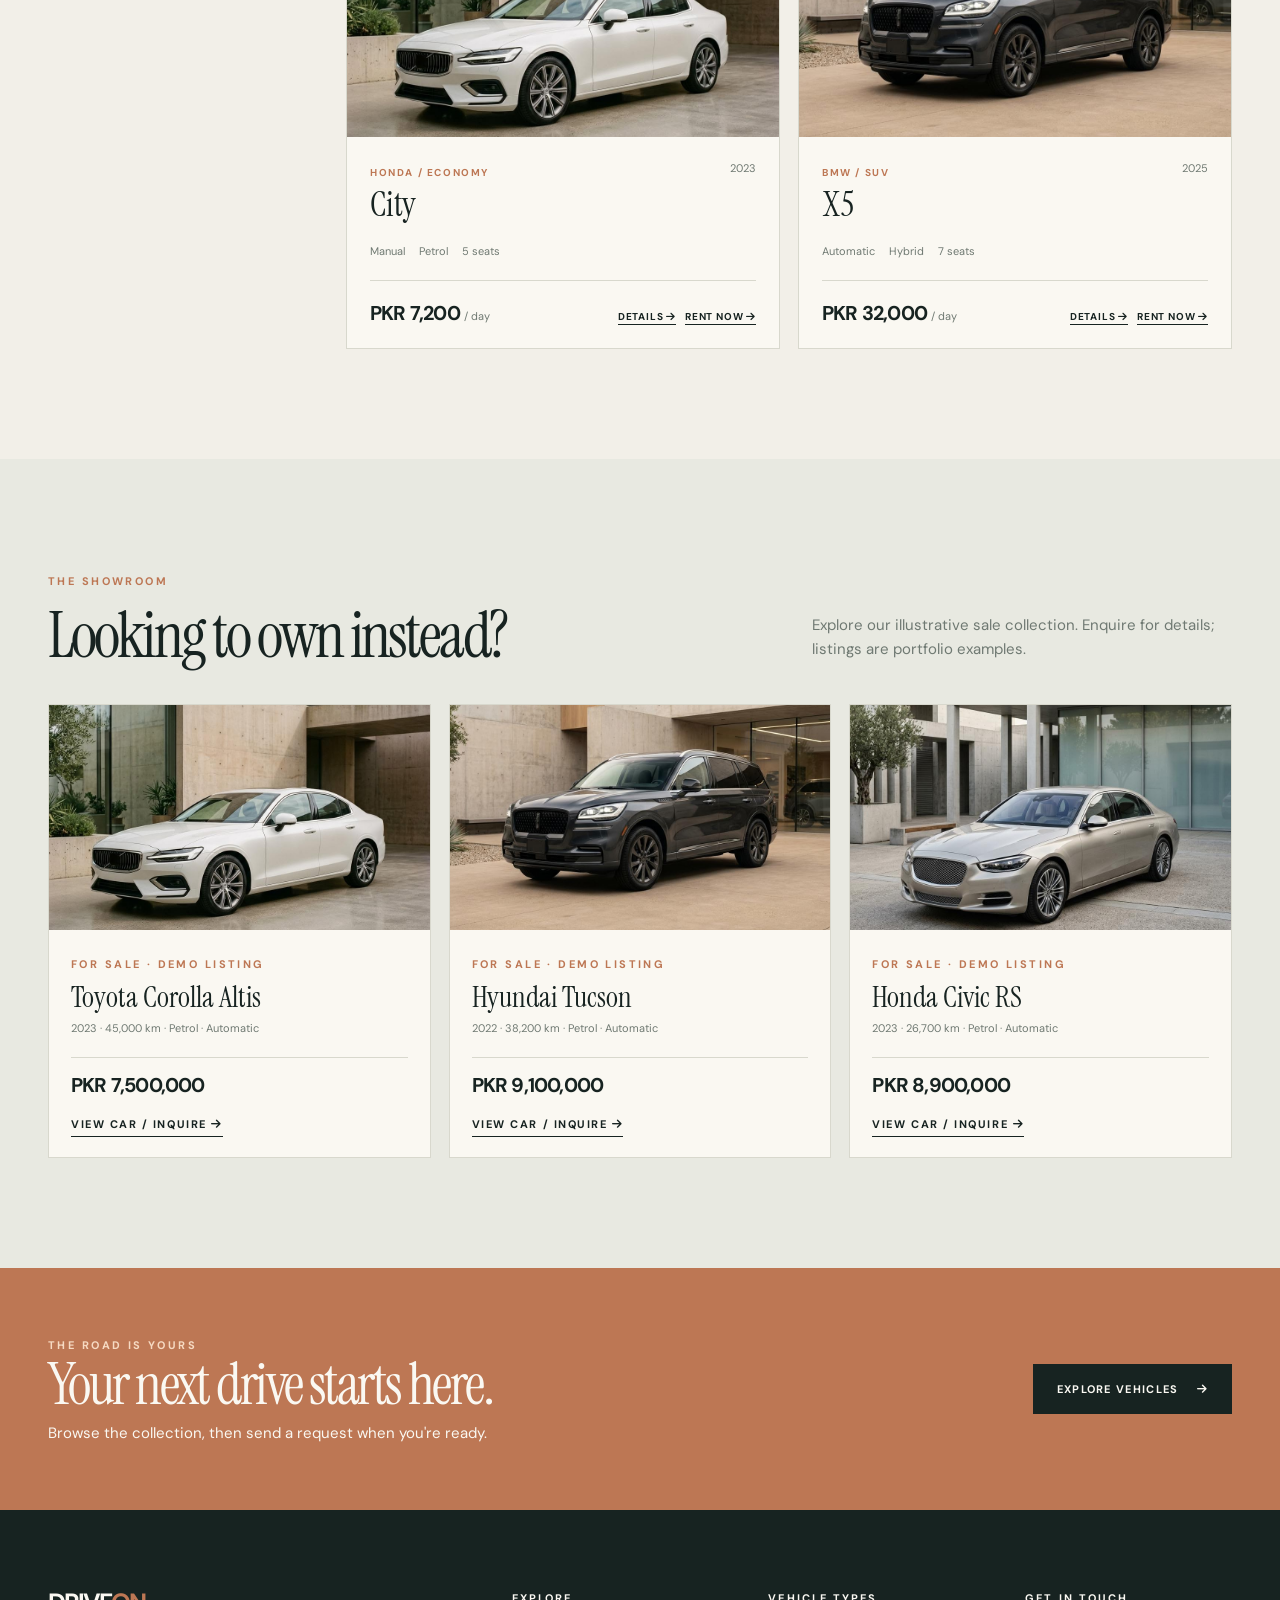
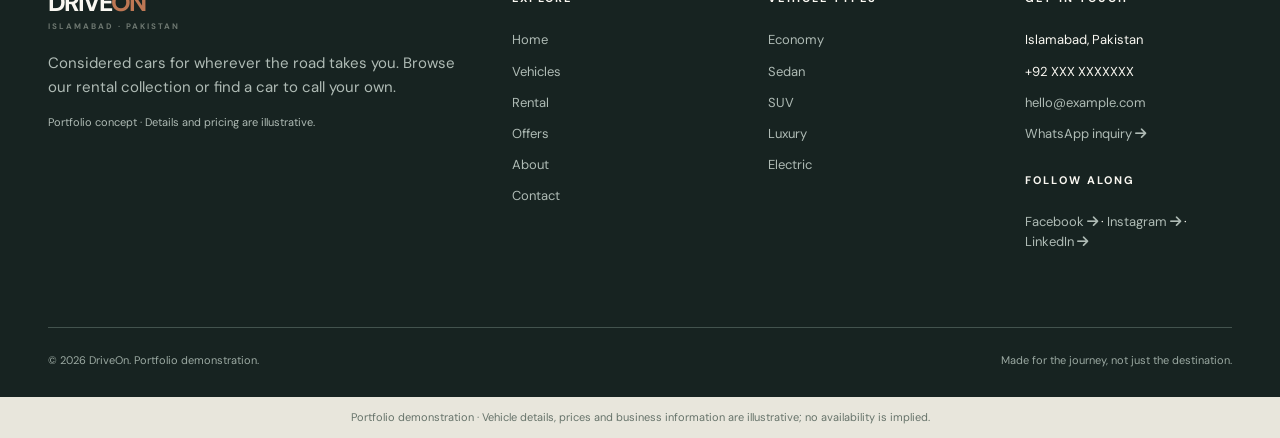
<file: vehicles.html>
<!doctype html>
<html lang="en">

<head>
  <meta charset="utf-8">
  <meta name="viewport" content="width=device-width,initial-scale=1">
  <meta name="theme-color" content="#172321">
  <title>Explore Rental Vehicles & Cars for Sale | DriveOn</title>
  <meta name="description"
    content="Filter DriveOn's illustrative Islamabad vehicle collection by type, brand, transmission, fuel, seats and price. Explore cars for rent and sale.">
  <meta property="og:title" content="Vehicles | DriveOn">
  <meta property="og:description" content="Find the right car for your next journey.">
  <meta property="og:type" content="website">
  <meta property="og:image" content="/assets/suv-StBbWvii.jpg">
  <link rel="canonical" href="https://example.com/vehicles.html">
  <link rel="icon" type="image/svg+xml" href="./favicon.svg">
  <link rel="stylesheet" href="https://cdnjs.cloudflare.com/ajax/libs/font-awesome/6.7.2/css/all.min.css">
  <script type="module" crossorigin src="/assets/main.js"></script>

  <link rel="stylesheet" crossorigin href="/assets/styles.css">
</head>

<body data-page="catalog">
  <div id="header"></div>
  <main>
    <section class="page-hero">
      <div class="wrap">
        <div class="crumb"><a href="./index.html">Home</a> / Vehicles</div>
        <h1 class="display">Find the one that<br><em>moves you.</em></h1>
        <p>From everyday essentials to extraordinary drives. Explore the rental collection or find a car to own.</p>
      </div>
    </section>
    <div id="page-content"></div>
  </main>
  <div id="footer"></div>
  <div class="note-bar">Portfolio demonstration · Vehicle details, prices and business information are illustrative; no
    availability is implied.</div>
</body>

</html>
</file>
<file: assets/styles.css>
@import "https://fonts.googleapis.com/css2?family=DM+Sans:wght@400;500;600;700&family=Instrument+Serif:ital@0;1&display=swap";

:root {
    --ink: #172321;
    --ink2: #263936;
    --paper: #f2efe8;
    --cream: #faf8f2;
    --line: #d8d8cd;
    --muted: #6f7972;
    --accent: #bd7754;
    --accent2: #e2aa81;
    --font: "DM Sans", sans-serif;
    --display: "Instrument Serif", serif;
}

* {
    box-sizing: border-box;
}

html {
    scroll-behavior: smooth;
}

body {
    margin: 0;
    background: var(--paper);
    color: var(--ink);
    font-family: var(--font);
    font-size: 15px;
    line-height: 1.55;
    overflow-x: hidden;
}

body.menu-open,
body.modal-open {
    overflow: hidden;
}

button,
input,
select,
textarea {
    font: inherit;
}

button {
    cursor: pointer;
}

a {
    color: inherit;
    text-decoration: none;
}

img {
    display: block;
    max-width: 100%;
}

svg {
    display: block;
}

::selection {
    background: var(--accent2);
    color: var(--ink);
}

:focus-visible {
    outline: 2px solid var(--accent);
    outline-offset: 4px;
}

.wrap {
    width: min(1320px, calc(100% - 96px));
    margin: auto;
}

.eyebrow {
    font-size: 11px;
    font-weight: 700;
    letter-spacing: 0.22em;
    text-transform: uppercase;
    color: var(--accent);
}

.section {
    padding: 110px 0;
}

.section-head {
    display: flex;
    align-items: end;
    justify-content: space-between;
    gap: 24px;
    margin-bottom: 35px;
}

.section-head p {
    max-width: 420px;
    color: var(--muted);
    margin: 0 0 8px;
}

.display {
    font-family: var(--display);
    font-weight: 400;
    letter-spacing: -0.045em;
    line-height: 1.01;
}

h1,
h2,
h3,
p {
    margin-top: 0;
}

h1 {
    font-size: clamp(55px, 7vw, 110px);
}

h2 {
    font-size: clamp(44px, 5vw, 74px);
    margin: 12px 0 0;
}

h3 {
    line-height: 1.2;
}

.muted {
    color: var(--muted);
}

.btn {
    display: inline-flex;
    align-items: center;
    justify-content: center;
    gap: 18px;
    min-height: 50px;
    padding: 0 23px;
    background: var(--ink);
    color: var(--cream);
    border: 1px solid var(--ink);
    font-weight: 700;
    font-size: 11px;
    letter-spacing: 0.12em;
    text-transform: uppercase;
    transition:
        background 0.25s,
        color 0.25s,
        transform 0.25s;
}

.btn:hover {
    background: var(--accent);
    border-color: var(--accent);
    transform: translateY(-2px);
}

.btn-light {
    background: var(--cream);
    border-color: var(--cream);
    color: var(--ink);
}

.btn-light:hover {
    color: var(--cream);
}

.btn-outline {
    background: transparent;
    border-color: currentColor;
    color: inherit;
}

.btn-outline:hover {
    color: var(--cream);
}

.text-link {
    font-size: 11px;
    letter-spacing: 0.14em;
    text-transform: uppercase;
    font-weight: 700;
    border-bottom: 1px solid currentColor;
    padding-bottom: 5px;
    white-space: nowrap;
}

.text-link:hover {
    color: var(--accent);
}

.site-header {
    height: 78px;
    position: sticky;
    top: 0;
    z-index: 50;
    background: var(--cream);
    border-bottom: 1px solid var(--line);
}

.nav-shell {
    height: 100%;
    display: flex;
    align-items: center;
    gap: 42px;
}

.brand {
    font-size: 25px;
    font-weight: 700;
    letter-spacing: -0.08em;
    line-height: 1;
    white-space: nowrap;
}

.brand i {
    font-style: normal;
    color: var(--accent);
}

.brand small {
    font-size: 8px;
    letter-spacing: 0.25em;
    display: block;
    margin-top: 7px;
    color: var(--muted);
}

.nav-links {
    display: flex;
    align-items: center;
    gap: 29px;
    margin: auto;
}

.nav-links a {
    font-size: 11px;
    letter-spacing: 0.1em;
    text-transform: uppercase;
    font-weight: 700;
    color: #5c6863;
    transition: color 0.2s;
}

.nav-links a:hover,
.nav-links a.active {
    color: var(--accent);
}

.nav-actions {
    display: flex;
    gap: 9px;
}

.nav-actions .btn {
    min-height: 39px;
    padding: 0 15px;
    font-size: 10px;
}

.menu-toggle {
    display: none;
    border: 0;
    background: none;
    width: 42px;
    height: 42px;
    padding: 9px;
}

.menu-toggle span {
    height: 2px;
    background: var(--ink);
    display: block;
    margin: 6px 0;
    transition:
        transform 0.25s,
        opacity 0.25s;
}

.site-footer {
    background: var(--ink);
    color: var(--cream);
    padding: 80px 0 28px;
}

.footer-grid {
    display: grid;
    grid-template-columns: 2fr repeat(3, 1fr);
    gap: 50px;
}

.site-footer .brand {
    display: inline-block;
    color: var(--cream);
    margin-bottom: 22px;
}

.site-footer p,
.site-footer a {
    color: #afbbb5;
}

.site-footer a:hover {
    color: var(--accent2);
}

.site-footer h4 {
    font-size: 11px;
    text-transform: uppercase;
    letter-spacing: 0.19em;
    margin: 0 0 23px;
}

.site-footer ul {
    list-style: none;
    padding: 0;
    margin: 0;
    display: grid;
    gap: 11px;
    font-size: 13px;
}

.footer-bottom {
    border-top: 1px solid #43534e;
    margin-top: 75px;
    padding-top: 24px;
    display: flex;
    justify-content: space-between;
    gap: 20px;
    font-size: 11px;
    color: #9ba9a2;
}

.float-wa {
    position: fixed;
    right: 25px;
    bottom: 25px;
    z-index: 45;
    background: #2a6b57;
    color: #fff;
    border: 0;
    width: 57px;
    height: 57px;
    border-radius: 50%;
    display: grid;
    place-items: center;
    box-shadow: 0 10px 30px #17232140;
    transition: transform 0.2s;
    font-size: 35px;
}

.float-wa:hover {
    transform: translateY(-4px);
}

.float-wa svg {
    width: 26px;
    height: 26px;
}

.hero {
    position: relative;
    min-height: 700px;
    color: var(--cream);
    background: var(--ink) url(/assets/hero-DdaWiqiY.jpg) center/cover no-repeat;
    display: flex;
    align-items: center;
}

.hero:before {
    content: "";
    position: absolute;
    inset: 0;
    background: linear-gradient(90deg, #0a1414e0, #0a141461 56%, #0a14141a);
}

.hero-content {
    position: relative;
    padding: 90px 0 155px;
}

.hero h1 {
    max-width: 800px;
    margin: 22px 0 24px;
}

.hero h1 em,
.page-hero h1 em {
    font-weight: 400;
    color: var(--accent2);
}

.hero p {
    max-width: 450px;
    color: #d5ded9;
    font-size: 16px;
    margin-bottom: 35px;
}

.hero-actions {
    display: flex;
    gap: 12px;
    flex-wrap: wrap;
}

.hero-meta {
    position: absolute;
    bottom: 34px;
    left: 0;
    right: 0;
    display: flex;
    justify-content: space-between;
    border-top: 1px solid #ffffff55;
    padding-top: 16px;
    color: #d7ded8;
    font-size: 11px;
    letter-spacing: 0.15em;
    text-transform: uppercase;
}

.search-wrap {
    position: relative;
    margin-top: -65px;
    z-index: 2;
}

.search-panel {
    background: var(--cream);
    padding: 24px 28px 28px;
    box-shadow: 0 25px 65px #1723211c;
}

.search-title {
    display: flex;
    justify-content: space-between;
    align-items: center;
    margin-bottom: 16px;
}

.search-title strong {
    font-family: var(--display);
    font-size: 29px;
    font-weight: 400;
}

.search-title span {
    color: var(--muted);
    font-size: 12px;
}

.search-grid {
    display: grid;
    grid-template-columns: 1.25fr repeat(4, 1fr) 1.1fr auto;
    gap: 8px;
    align-items: end;
}

.field {
    display: grid;
    gap: 8px;
    min-width: 0;
}

.field label,
.field>span {
    font-size: 10px;
    letter-spacing: 0.15em;
    font-weight: 700;
    text-transform: uppercase;
    color: #56625d;
}

.field input,
.field select,
.field textarea {
    width: 100%;
    min-width: 0;
    min-height: 48px;
    border: 1px solid var(--line);
    border-radius: 0;
    background: #fffefa;
    color: var(--ink);
    padding: 0 12px;
    outline: none;
}

.field textarea {
    padding: 13px;
    min-height: 140px;
    resize: vertical;
}

.field input:focus,
.field select:focus,
.field textarea:focus {
    border-color: var(--accent);
}

.search-grid .btn {
    height: 48px;
    white-space: nowrap;
}

.intro-strip {
    display: grid;
    grid-template-columns: 1fr 1fr;
    gap: 70px;
    align-items: center;
    padding: 110px 0 30px;
}

.intro-strip .lead {
    font-family: var(--display);
    font-size: clamp(35px, 4vw, 56px);
    line-height: 1.13;
    letter-spacing: -0.03em;
}

.intro-strip .copy {
    max-width: 410px;
    color: var(--muted);
    font-size: 16px;
}

.category-grid {
    display: grid;
    grid-template-columns: repeat(4, 1fr);
    gap: 10px;
}

.category-card {
    position: relative;
    min-height: 310px;
    overflow: hidden;
    background: var(--ink);
    color: #fff;
    display: flex;
    flex-direction: column;
    justify-content: end;
    padding: 25px;
}

.category-card img {
    position: absolute;
    inset: 0;
    width: 100%;
    height: 100%;
    object-fit: cover;
    transition: transform 0.5s;
    filter: brightness(0.66);
}

.category-card:hover img {
    transform: scale(1.08);
}

.category-card:after {
    content: "";
    position: absolute;
    inset: 35% 0 0;
    background: linear-gradient(transparent, #091311d9);
}

.category-card>*:not(img) {
    position: relative;
    z-index: 1;
}

.category-card .count {
    font-size: 10px;
    letter-spacing: 0.16em;
    text-transform: uppercase;
    color: var(--accent2);
}

.category-card h3 {
    font-family: var(--display);
    font-weight: 400;
    font-size: 38px;
    margin: 5px 0;
}

.category-card p {
    font-size: 12px;
    color: #d7ded8;
    min-height: 37px;
    margin: 0 0 14px;
}

.category-card .text-link {
    align-self: start;
}

.cars-grid {
    display: grid;
    grid-template-columns: repeat(3, 1fr);
    gap: 18px;
}

.car-card {
    background: var(--cream);
    border: 1px solid var(--line);
    min-width: 0;
}

.car-image {
    height: 245px;
    position: relative;
    overflow: hidden;
    background: #d9d8d0;
}

.car-image img {
    height: 100%;
    width: 100%;
    object-fit: cover;
    transition: transform 0.45s;
}

.car-card:hover .car-image img {
    transform: scale(1.055);
}

.tag {
    position: absolute;
    top: 15px;
    left: 15px;
    background: var(--cream);
    color: var(--ink);
    font-size: 9px;
    letter-spacing: 0.16em;
    font-weight: 700;
    text-transform: uppercase;
    padding: 8px 11px;
}

.car-body {
    padding: 23px;
}

.car-top {
    display: flex;
    justify-content: space-between;
    align-items: start;
    gap: 10px;
}

.car-top small {
    font-size: 10px;
    letter-spacing: 0.16em;
    text-transform: uppercase;
    color: var(--accent);
    font-weight: 700;
}

.car-top h3 {
    font-family: var(--display);
    font-size: 34px;
    font-weight: 400;
    margin: 2px 0 17px;
}

.car-year {
    font-size: 11px;
    color: var(--muted);
}

.spec-row {
    display: flex;
    gap: 14px;
    flex-wrap: wrap;
    color: var(--muted);
    font-size: 11px;
    padding-bottom: 20px;
    border-bottom: 1px solid var(--line);
}

.car-bottom {
    display: flex;
    justify-content: space-between;
    align-items: end;
    gap: 10px;
    margin-top: 20px;
}

.price {
    font-size: 20px;
    font-weight: 700;
    line-height: 1.2;
    letter-spacing: -0.04em;
}

.price small {
    font-size: 11px;
    font-weight: 400;
    color: var(--muted);
    letter-spacing: 0;
}

.card-actions {
    display: flex;
    gap: 9px;
    flex-wrap: wrap;
}

.card-actions a {
    font-size: 10px;
    text-transform: uppercase;
    letter-spacing: 0.08em;
    font-weight: 700;
    border-bottom: 1px solid var(--ink);
}

.card-actions a:hover {
    color: var(--accent);
    border-color: var(--accent);
}

.dark-section {
    background: var(--ink);
    color: var(--cream);
}

.dark-section .muted,
.dark-section .section-head p {
    color: #adb9b2;
}

.feature-banner {
    display: grid;
    grid-template-columns: 1fr 1fr;
    min-height: 490px;
}

.feature-banner .image {
    background: var(--ink2) url(/assets/suv-StBbWvii.jpg) center/cover no-repeat;
}

.feature-banner .text {
    display: flex;
    flex-direction: column;
    justify-content: center;
    padding: 8vw;
}

.feature-banner p {
    max-width: 400px;
    color: #bfcac3;
}

.offer-grid {
    display: grid;
    grid-template-columns: 1.2fr 1fr 1fr;
    gap: 12px;
}

.offer-card {
    padding: 38px;
    min-height: 255px;
    display: flex;
    flex-direction: column;
    align-items: start;
    background: #e3e6dd;
}

.offer-card:first-child {
    background: var(--accent);
    color: var(--cream);
}

.offer-card .number {
    font-family: var(--display);
    font-size: 78px;
    line-height: 1;
}

.offer-card h3 {
    font-family: var(--display);
    font-size: 34px;
    font-weight: 400;
    margin: auto 0 8px;
}

.offer-card p {
    margin: 0;
    font-size: 13px;
    opacity: 0.8;
}

.steps {
    display: grid;
    grid-template-columns: repeat(4, 1fr);
    gap: 0;
    border-top: 1px solid var(--line);
}

.step {
    padding: 30px 25px 10px 0;
    border-right: 1px solid var(--line);
    margin-right: 25px;
}

.step:last-child {
    border: 0;
}

.step .num {
    font-family: var(--display);
    font-size: 55px;
    color: var(--accent);
}

.step h3 {
    font-size: 17px;
    margin: 20px 0 8px;
}

.step p {
    color: var(--muted);
    font-size: 13px;
}

.review-shell {
    display: grid;
    grid-template-columns: 1fr 1.15fr;
    gap: 80px;
    align-items: center;
}

.review-card {
    background: var(--cream);
    padding: 45px 50px;
    min-height: 270px;
}

.review-card .stars {
    color: var(--accent);
    letter-spacing: 0.25em;
}

.review-card blockquote {
    font-family: var(--display);
    font-size: clamp(25px, 3vw, 39px);
    line-height: 1.2;
    margin: 22px 0;
}

.review-controls {
    display: flex;
    gap: 10px;
    align-items: center;
    margin-top: 22px;
}

.round-btn {
    border: 1px solid var(--line);
    width: 40px;
    height: 40px;
    background: transparent;
    color: inherit;
}

.round-btn:hover {
    background: var(--accent);
    color: #fff;
    border-color: var(--accent);
}

.dots {
    display: flex;
    gap: 7px;
    margin-left: auto;
}

.dots button {
    border: 0;
    background: #b8c0b7;
    width: 7px;
    height: 7px;
    border-radius: 50%;
    padding: 0;
}

.dots button.active {
    background: var(--accent);
    width: 20px;
    border-radius: 6px;
}

.page-hero {
    background: var(--ink);
    color: var(--cream);
    padding: 85px 0 95px;
    position: relative;
    overflow: hidden;
}

.page-hero:after {
    content: "DRIVEON";
    position: absolute;
    right: -12px;
    bottom: -110px;
    font-size: 22vw;
    letter-spacing: -0.1em;
    font-weight: 700;
    color: #ffffff08;
    pointer-events: none;
}

.page-hero h1 {
    font-size: clamp(54px, 7vw, 98px);
    max-width: 880px;
    margin: 20px 0;
}

.page-hero p {
    max-width: 500px;
    color: #b6c3bd;
}

.crumb {
    font-size: 10px;
    letter-spacing: 0.18em;
    text-transform: uppercase;
    color: #a5b4ad;
}

.crumb a:hover {
    color: var(--accent2);
}

.catalog-layout {
    display: grid;
    grid-template-columns: 250px 1fr;
    gap: 48px;
    padding: 60px 0 110px;
}

.filters {
    border-top: 2px solid var(--ink);
    padding-top: 23px;
}

.filter-title {
    font-family: var(--display);
    font-size: 31px;
    margin: 0 0 24px;
}

.filters .field {
    margin-bottom: 19px;
}

.filters select {
    background: var(--cream);
}

.filter-toggle {
    display: none;
}

.catalog-top {
    display: flex;
    justify-content: space-between;
    align-items: center;
    gap: 18px;
    margin-bottom: 23px;
}

.catalog-top strong {
    font-family: var(--display);
    font-size: 29px;
    font-weight: 400;
}

.catalog-top select {
    background: transparent;
    border: 0;
    border-bottom: 1px solid var(--ink);
    padding: 8px;
    max-width: 180px;
}

.catalog-grid {
    grid-template-columns: repeat(2, 1fr);
}

.empty {
    background: var(--cream);
    border: 1px solid var(--line);
    padding: 55px;
    text-align: center;
}

.empty h3 {
    font-family: var(--display);
    font-size: 38px;
    font-weight: 400;
}

.sale-grid {
    display: grid;
    grid-template-columns: repeat(3, 1fr);
    gap: 18px;
}

.sale-card {
    background: var(--cream);
    border: 1px solid var(--line);
}

.sale-card img {
    width: 100%;
    height: 225px;
    object-fit: cover;
}

.sale-card .info {
    padding: 22px;
}

.sale-card h3 {
    font-family: var(--display);
    font-size: 29px;
    font-weight: 400;
    margin: 5px 0;
}

.sale-card .price {
    margin: 15px 0;
}

.detail-layout {
    display: grid;
    grid-template-columns: minmax(0, 1.3fr) minmax(320px, 0.8fr);
    gap: 55px;
    padding: 65px 0 105px;
}

.main-photo {
    width: 100%;
    aspect-ratio: 1.35;
    object-fit: cover;
    cursor: zoom-in;
    background: #dcded8;
}

.gallery-top {
    position: relative;
}

.gallery-top .gallery-controls {
    position: absolute;
    bottom: 15px;
    right: 15px;
    display: flex;
    gap: 5px;
}

.gallery-top .round-btn {
    background: var(--cream);
    border: 0;
}

.thumbs {
    display: grid;
    grid-template-columns: repeat(4, 1fr);
    gap: 8px;
    margin-top: 8px;
}

.thumbs button {
    padding: 0;
    border: 2px solid transparent;
    background: none;
    cursor: pointer;
}

.thumbs button.active {
    border-color: var(--accent);
}

.thumbs img {
    height: 95px;
    width: 100%;
    object-fit: cover;
}

.detail-panel h1 {
    font-family: var(--display);
    font-size: clamp(45px, 5vw, 73px);
    line-height: 1;
    margin: 10px 0 12px;
    font-weight: 400;
}

.detail-price {
    font-size: 30px;
    font-weight: 700;
    letter-spacing: -0.04em;
    margin: 30px 0 8px;
}

.detail-price small {
    font-size: 13px;
    font-weight: 400;
    color: var(--muted);
}

.rate-list {
    display: flex;
    gap: 25px;
    color: var(--muted);
    font-size: 12px;
    border-bottom: 1px solid var(--line);
    padding-bottom: 25px;
}

.detail-specs {
    display: grid;
    grid-template-columns: 1fr 1fr;
    gap: 0 20px;
    margin: 28px 0;
}

.detail-specs div {
    display: flex;
    justify-content: space-between;
    border-bottom: 1px solid var(--line);
    padding: 12px 0;
    font-size: 13px;
}

.detail-specs span:first-child {
    color: var(--muted);
}

.detail-cta {
    display: flex;
    gap: 10px;
    flex-wrap: wrap;
}

.features-list {
    display: grid;
    grid-template-columns: repeat(3, 1fr);
    gap: 15px 25px;
    margin: 20px 0 35px;
}

.features-list div {
    display: flex;
    gap: 10px;
    align-items: center;
    font-size: 13px;
}

.features-list svg {
    width: 18px;
    color: var(--accent);
}

.lightbox {
    position: fixed;
    inset: 0;
    background: #101a19ef;
    z-index: 100;
    display: none;
    align-items: center;
    justify-content: center;
    padding: 60px;
}

.lightbox.open {
    display: flex;
}

.lightbox img {
    max-height: 85vh;
    max-width: 90vw;
    object-fit: contain;
}

.lightbox .close {
    position: absolute;
    right: 30px;
    top: 25px;
    background: none;
    border: 0;
    color: #fff;
    font-size: 32px;
}

.lightbox .prev {
    position: absolute;
    left: 20px;
    color: #fff;
}

.lightbox .next {
    position: absolute;
    right: 20px;
    color: #fff;
}

.booking-layout {
    display: grid;
    grid-template-columns: minmax(0, 1.6fr) minmax(300px, 0.8fr);
    gap: 55px;
    padding: 65px 0 110px;
}

.booking-card,
.summary-card,
.contact-card {
    background: var(--cream);
    padding: 32px;
    border: 1px solid var(--line);
}

.form-heading {
    display: flex;
    align-items: center;
    gap: 15px;
    margin: 0 0 24px;
    font-family: var(--display);
    font-size: 33px;
    font-weight: 400;
}

.form-heading span {
    font: 700 11px var(--font);
    color: var(--accent);
    letter-spacing: 0.1em;
}

.form-block {
    margin-top: 42px;
    border-top: 1px solid var(--line);
    padding-top: 30px;
}

.form-grid {
    display: grid;
    grid-template-columns: repeat(2, 1fr);
    gap: 19px;
}

.form-grid .full {
    grid-column: 1/-1;
}

.selected-car {
    display: flex;
    align-items: center;
    gap: 20px;
    background: #e9e9e0;
    padding: 12px;
    margin: 15px 0;
}

.selected-car img {
    width: 135px;
    height: 90px;
    object-fit: cover;
}

.selected-car strong {
    font-family: var(--display);
    font-size: 27px;
    font-weight: 400;
    display: block;
}

.selected-car small {
    color: var(--muted);
}

.option-list {
    display: grid;
    grid-template-columns: 1fr 1fr;
    gap: 12px;
}

.option-list label {
    display: flex;
    justify-content: space-between;
    gap: 10px;
    padding: 14px;
    border: 1px solid var(--line);
    font-size: 13px;
    cursor: pointer;
}

.option-list label span {
    display: flex;
    gap: 9px;
}

.option-list small {
    color: var(--muted);
}

.summary-card {
    position: sticky;
    top: 105px;
    height: max-content;
    background: var(--ink);
    color: var(--cream);
    border: 0;
}

.summary-card h2 {
    font-size: 39px;
    margin: 5px 0 25px;
}

.summary-card .line {
    display: flex;
    justify-content: space-between;
    gap: 15px;
    padding: 11px 0;
    border-bottom: 1px solid #485750;
    font-size: 13px;
}

.summary-card .line span:first-child {
    color: #b7c5bd;
}

.summary-total {
    display: flex;
    justify-content: space-between;
    gap: 10px;
    align-items: end;
    margin: 25px 0;
}

.summary-total strong {
    font-size: 27px;
    white-space: nowrap;
}

.summary-card .btn {
    width: 100%;
}

.form-note {
    font-size: 11px;
    color: #b7c5bd;
    line-height: 1.6;
}

.error-text {
    color: #a7473b;
    font-size: 12px;
    min-height: 20px;
}

.summary-card .error-text {
    color: #ffb49e;
}

.success-note {
    background: #dce9db;
    color: #254;
    padding: 14px;
    font-size: 13px;
}

.story-layout {
    display: grid;
    grid-template-columns: 1fr 1fr;
    gap: 85px;
    align-items: center;
}

.story-photo {
    height: 550px;
    width: 100%;
    object-fit: cover;
}

.story-copy p {
    color: var(--muted);
    max-width: 540px;
}

.stats-grid {
    display: grid;
    grid-template-columns: repeat(4, 1fr);
    gap: 25px;
}

.stat {
    border-top: 1px solid #ffffff55;
    padding-top: 20px;
}

.stat strong {
    font: 400 65px var(--display);
    display: block;
}

.stat span {
    font-size: 11px;
    text-transform: uppercase;
    letter-spacing: 0.16em;
    color: #aebdb6;
}

.benefit-grid {
    display: grid;
    grid-template-columns: repeat(3, 1fr);
    gap: 15px;
}

.benefit {
    background: var(--cream);
    padding: 32px;
    min-height: 215px;
    border: 1px solid var(--line);
}

.benefit .index {
    color: var(--accent);
    font-size: 11px;
    letter-spacing: 0.2em;
}

.benefit h3 {
    font-family: var(--display);
    font-size: 28px;
    font-weight: 400;
    margin: 30px 0 10px;
}

.benefit p {
    color: var(--muted);
    font-size: 13px;
}

.faq-list {
    max-width: 900px;
    margin: auto;
}

.faq-item {
    border-bottom: 1px solid var(--line);
}

.faq-item button {
    width: 100%;
    display: flex;
    justify-content: space-between;
    gap: 15px;
    align-items: center;
    border: 0;
    background: none;
    text-align: left;
    font-family: var(--display);
    font-size: 26px;
    padding: 22px 0;
    color: var(--ink);
}

.faq-item button span:last-child {
    font: 400 27px var(--font);
    color: var(--accent);
    transition: transform 0.3s;
}

.faq-item.open button span:last-child {
    transform: rotate(45deg);
}

.faq-answer {
    max-height: 0;
    overflow: hidden;
    transition: max-height 0.35s ease;
}

.faq-answer p {
    color: var(--muted);
    margin: 0;
    padding: 0 25px 22px 0;
}

.contact-layout {
    display: grid;
    grid-template-columns: 0.85fr 1.15fr;
    gap: 80px;
}

.contact-item {
    border-top: 1px solid var(--line);
    padding: 18px 0;
}

.contact-item small {
    display: block;
    color: var(--accent);
    font-size: 10px;
    letter-spacing: 0.17em;
    text-transform: uppercase;
    font-weight: 700;
    margin-bottom: 4px;
}

.contact-item strong {
    font-weight: 500;
}

.contact-card h2 {
    font-size: 42px;
    margin: 0 0 27px;
}

.cta-band {
    background: var(--accent);
    color: var(--cream);
    padding: 65px 0;
}

.cta-band .wrap {
    display: flex;
    justify-content: space-between;
    align-items: center;
    gap: 30px;
}

.cta-band h2 {
    margin: 0;
    font-size: 57px;
}

.cta-band p {
    margin: 8px 0 0;
}

.cta-band .btn {
    background: var(--ink);
}

.note-bar {
    background: #e8e6dc;
    color: #66736a;
    padding: 12px 0;
    font-size: 11px;
    text-align: center;
}

.reveal {
    opacity: 0;
    transform: translateY(18px);
    transition:
        opacity 0.7s,
        transform 0.7s;
}

.reveal.visible {
    opacity: 1;
    transform: none;
}

.mobile-only {
    display: none !important;
}

.car-image {
    display: block;
}

.detail-panel .vehicle-name {
    font-family: var(--display);
    font-size: clamp(45px, 5vw, 73px);
    line-height: 1;
    margin: 10px 0 12px;
    font-weight: 400;
}

@media (max-width: 1200px) {
    .wrap {
        width: min(100% - 64px, 1320px);
    }

    .nav-shell {
        gap: 22px;
    }

    .nav-links {
        gap: 17px;
    }

    .search-grid {
        grid-template-columns: repeat(3, 1fr);
    }

    .search-grid .btn {
        width: 100%;
    }

    .car-bottom {
        align-items: start;
        flex-direction: column;
    }
}

@media (max-width: 1024px) {
    .mobile-only {
        display: block !important;
    }

    .nav-actions {
        display: none;
    }

    .menu-toggle {
        display: block;
        margin-left: auto;
    }

    .nav-links {
        position: fixed;
        top: 78px;
        right: 0;
        left: 0;
        background: var(--cream);
        display: flex;
        flex-direction: column;
        align-items: stretch;
        gap: 0;
        padding: 15px 32px 30px;
        box-shadow: 0 20px 30px #17232125;
        transform: translateY(-15px);
        opacity: 0;
        visibility: hidden;
        transition:
            transform 0.25s,
            opacity 0.25s,
            visibility 0.25s;
    }

    .nav-links.open {
        transform: none;
        opacity: 1;
        visibility: visible;
    }

    .nav-links a {
        padding: 13px 0;
        border-bottom: 1px solid var(--line);
    }

    .menu-toggle[aria-expanded="true"] span:first-child {
        transform: translateY(8px) rotate(45deg);
    }

    .menu-toggle[aria-expanded="true"] span:nth-child(2) {
        opacity: 0;
    }

    .menu-toggle[aria-expanded="true"] span:last-child {
        transform: translateY(-8px) rotate(-45deg);
    }

    .category-grid,
    .cars-grid,
    .footer-grid {
        grid-template-columns: repeat(2, 1fr);
    }

    .detail-layout,
    .booking-layout {
        gap: 30px;
    }

    .offer-grid {
        grid-template-columns: repeat(2, 1fr);
    }

    .offer-card:first-child {
        grid-column: 1/-1;
    }

    .catalog-layout {
        gap: 25px;
        grid-template-columns: 210px 1fr;
    }

    .catalog-grid {
        grid-template-columns: 1fr 1fr;
    }

    .car-image {
        height: 200px;
    }
}

@media (max-width: 768px) {
    .wrap {
        width: calc(100% - 40px);
    }

    .section {
        padding: 75px 0;
    }

    .hero {
        min-height: 650px;
        background-position: 60% center;
    }

    .hero-content {
        padding-bottom: 130px;
    }

    .hero-meta {
        bottom: 20px;
    }

    .search-grid {
        grid-template-columns: repeat(2, 1fr);
    }

    .intro-strip,
    .feature-banner,
    .review-shell,
    .story-layout,
    .contact-layout,
    .detail-layout,
    .booking-layout {
        grid-template-columns: 1fr;
    }

    .intro-strip {
        gap: 15px;
        padding: 80px 0 10px;
    }

    .feature-banner .image {
        min-height: 350px;
    }

    .feature-banner .text {
        padding: 65px 30px;
    }

    .review-shell {
        gap: 24px;
    }

    .section-head {
        align-items: start;
    }

    .catalog-layout {
        display: block;
        padding-top: 30px;
    }

    .filter-toggle {
        display: flex;
        width: 100%;
        justify-content: space-between;
        align-items: center;
        background: var(--ink);
        color: #fff;
        border: 0;
        padding: 15px 18px;
        margin-bottom: 15px;
    }

    .filters {
        display: none;
        padding: 22px;
        background: var(--cream);
        border: 1px solid var(--line);
        margin-bottom: 30px;
    }

    .filters.open {
        display: block;
    }

    .catalog-grid {
        grid-template-columns: repeat(2, 1fr);
    }

    .detail-layout,
    .booking-layout {
        padding-top: 30px;
    }

    .summary-card {
        position: static;
        grid-row: 1;
    }

    .sale-grid,
    .benefit-grid,
    .steps,
    .stats-grid {
        grid-template-columns: repeat(2, 1fr);
    }

    .cta-band .wrap {
        align-items: start;
        flex-direction: column;
    }
}

@media (max-width: 600px) {
    .hero {
        min-height: 600px;
    }

    .hero h1 {
        font-size: 61px;
    }

    .hero-meta span:last-child {
        display: none;
    }

    .search-wrap {
        margin-top: -35px;
    }

    .search-panel {
        padding: 20px;
    }

    .search-grid {
        grid-template-columns: 1fr 1fr;
    }

    .search-grid .field:first-child,
    .search-grid .field:nth-child(6),
    .search-grid .btn {
        grid-column: 1/-1;
    }

    .category-grid,
    .cars-grid,
    .catalog-grid,
    .sale-grid,
    .benefit-grid {
        grid-template-columns: 1fr;
    }

    .category-card {
        min-height: 250px;
    }

    .section-head {
        flex-direction: column;
    }

    .offer-grid {
        grid-template-columns: 1fr;
    }

    .offer-card:first-child {
        grid-column: auto;
    }

    .footer-grid {
        grid-template-columns: 1fr 1fr;
        gap: 35px;
    }

    .car-image {
        height: 250px;
    }

    .car-bottom {
        flex-direction: row;
        align-items: end;
    }

    .story-photo {
        height: 360px;
    }

    .option-list {
        grid-template-columns: 1fr;
    }
}

@media (max-width: 480px) {
    .wrap {
        width: calc(100% - 32px);
    }

    .hero h1 {
        font-size: 52px;
    }

    .hero-content {
        padding-top: 55px;
    }

    .hero-meta {
        font-size: 9px;
    }

    .search-title span {
        display: none;
    }

    .footer-grid {
        grid-template-columns: 1fr;
    }

    .footer-bottom {
        flex-direction: column;
    }

    .form-grid {
        grid-template-columns: 1fr;
    }

    .form-grid .full {
        grid-column: auto;
    }

    .booking-card,
    .contact-card {
        padding: 21px;
    }

    .detail-specs {
        grid-template-columns: 1fr;
    }

    .features-list {
        grid-template-columns: repeat(2, 1fr);
    }

    .review-card {
        padding: 28px;
    }

    .steps {
        grid-template-columns: 1fr;
    }

    .step {
        border-right: 0;
        border-bottom: 1px solid var(--line);
        margin-right: 0;
    }

    .page-hero {
        padding: 55px 0 65px;
    }

    .page-hero h1 {
        font-size: 54px;
    }

    .cta-band h2 {
        font-size: 48px;
    }

    .lightbox {
        padding: 20px;
    }

    .lightbox .prev {
        left: 4px;
    }

    .lightbox .next {
        right: 4px;
    }
}

@media (prefers-reduced-motion: reduce) {

    *,
    *:before,
    *:after {
        scroll-behavior: auto !important;
        transition-duration: 0.01ms !important;
        animation-duration: 0.01ms !important;
    }

    .reveal {
        opacity: 1;
        transform: none;
    }
}

.offer-card {
    background: #263936;
    color: #faf8f2;
}

.offer-card:first-child {
    background: #bd7754;
    color: #faf8f2;
}

.offer-card .eyebrow {
    color: #fff !important;
}


.offer-card:nth-child(2) {
    background: #263936;
    color: #faf8f2;
}

.offer-card:nth-child(3) {
    background: #364741;
    color: #faf8f2;
}

.offer-card .eyebrow {
    color: #e2aa81;
}

.offer-card p {
    color: #d1d8d2;
}
</file>
